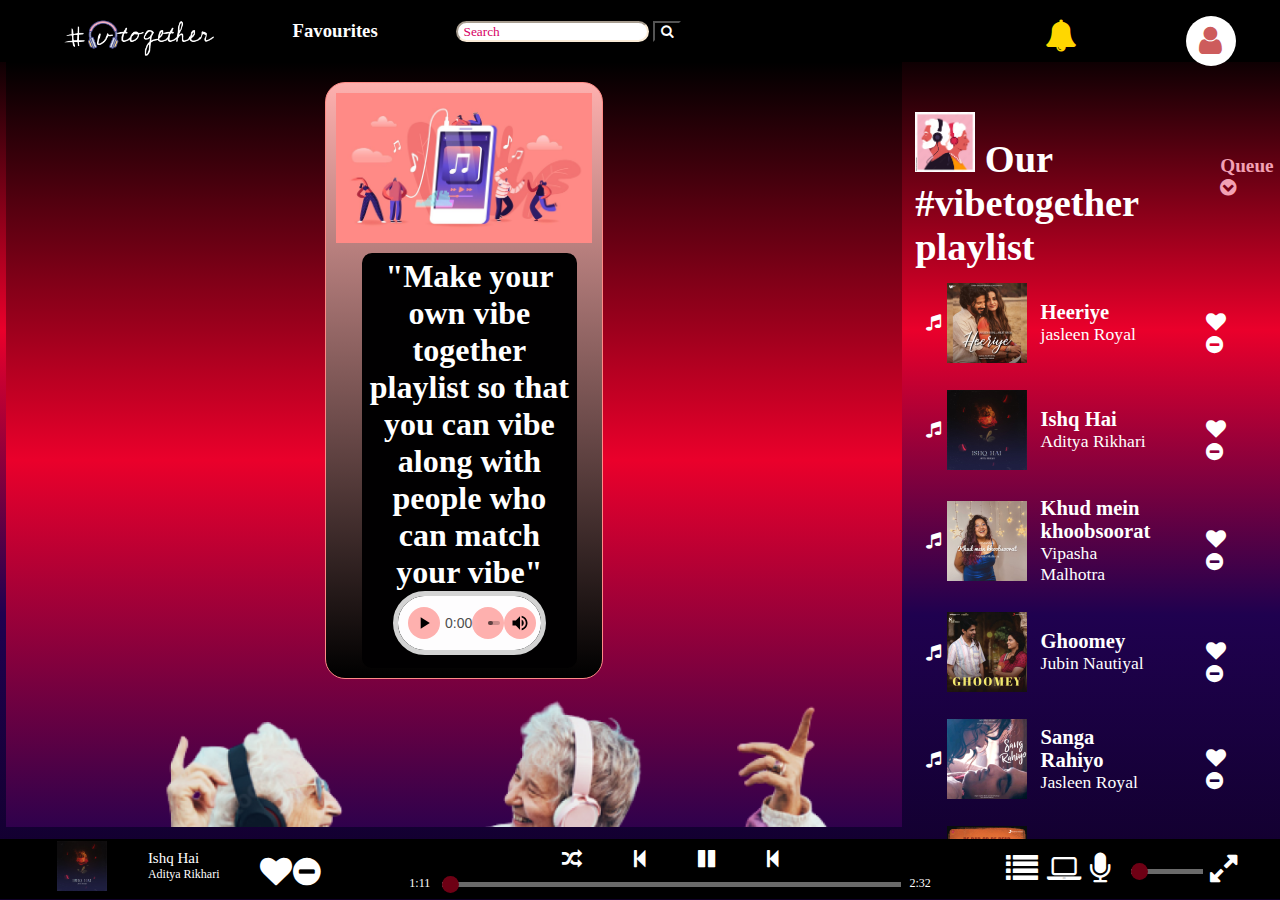
<file: index.html>
<!DOCTYPE html>
<html lang="en">
<head>
    <meta charset="UTF-8">
    <meta name="viewport" content="width=device-width, initial-scale=1.0">
    <title>Vibetogether</title>
    <link rel="stylesheet" text="text/css" href="style.css">
    <link href="https://cdnjs.cloudflare.com/ajax/libs/font-awesome/4.7.0/css/font-awesome.css" rel="stylesheet"/>
    <link rel=" icon" type="images/png" href="Vibetogetherimages/logo.png" size="200">
</head>
<body>
    <!--************************************ NAVIGATION********************************************** -->
	<!-- NAV BAR -->
  <nav class="navigation-bar">
   
    <img src="Vibetogetherimages/vibetogetherlogo.png" style="width: 150px;"/>

    <!-- FAVOURITES -->
      
    <div class="favorite" id="favs">
      <h3 style="font-family: cursive;">Favourites</h3>
    </div>
    </div>

       <!-- SEARCH BAR -->
  <div class="search">
              <form action="#">

                   <input type="text"placeholder=" Search"name="search">
                   <!-- SEARCH ICON AND BUTTON-->
                     <button>
                      <i class="fa fa-search" aria-hidden="true"></i>
                     </button>
                  
              </form>
          </div>

          <!-- NOTIFICATION BELL -->

          <div id="bell-icon">
            <i class="fa fa-bell fa-2x" aria-hidden="true"></i>
        </div>
         
          <!---------------------------LOGIN  OPTIONS ON CLICKING USER PICTURES SIGN-UP AND LOGIN OPTIONS COME UP --------------------------------------------->
         <div class="login">
            <label for="SignUp">
              <i class="fa fa-user fa-2x" aria-hidden="true" style="background-color:#fff; color: indianred; border-radius: 50%; width:50px; height:50px; display: flex; justify-content: center; align-items:center;"  ></i>
            </label>
            <input type="checkbox" id="SignUp">
            <div class="login-dropdown">
              <div class="item">
                <p>
                  <a href="#">Login</a>
                </p>	
              </div>
              <hr>
              <div class="item">
                <p>Sign-Up</p>	
      </div>
      <hr>			
       </div>
  </div>
</nav>

</div>	
           
	
    <!----------------------------------------------------------------- MAIN --------------------------------------------------------------------------------------->
    
    <main>
       
    <!--------- ASIDE SECTION WHICH CONTAINS CAROUSEL , TRENDING NOW SECTIONS, POPULAR ARTISTS, MUSIC THEMES -------------------------------------------------------->
    <aside class="aside section-1">
      <!--------VIBE TOGETHER THEME BANNER--------->
        <div class="banner">
            <div id="vibetogether-themebox">
              <img src="Vibetogetherimages/young-people-listen-music-mobile-phone-application-concept-cartoon-flat-illustration_87771-8081.jpg" width="100%">
             <!----LYRICS OF THE BOX-->
               <div id="lyrics">
                <h4>
                  "Make your own vibe together playlist so that you can vibe along with people who can match your vibe"
                </h4>
                 <!---AUDIO OF THE THEME-->
                 <audio src="audio/better together.mp3" controls type="audio/mp3" ></audio>
              
                <!--lYRICS OF THE BOX END HERE--> 
            </div>
            <!--MUSICAL BOX END HERE--->
              <!---THEME-IMG-->
              </div>
              <div id="theme-img">
                <!--IMAGE DEFINING THE THEME-->
                <img src="Vibetogetherimages/vtthmee.png" width="100%"> 
            </div> 
        </div>
        <!----VIBETOGETHER BANNER END HERE-->

      <!------------------------------------------------------ CAROUSELS------------------------------------------------------------>
      <div class="outer-carousel">
        <div class="carousel">
          <img src="Vibetogetherimages/creative-abstract-illustration-with-double-bass-generative-ai_169016-30118.avif" />
          <img src="Vibetogetherimages/musicart.avif">
          <img src="Vibetogetherimages/music.avif" >
        </div>
      </div>
      <!--------------------------------------- TRENDING-NOW --------------------------------->
        <div class="Trending-now">
          <h1 style="margin-bottom: 10px; color: floralwhite; font-family:cursive;">Trending Now</h1>
          <div class="Trending-content">
            <div class="card">
              <div>
    
              <!------------------ SONG PICTURE AND PLAY BUTTON ------------------->
    
                <img src="Vibetogetherimages/ghoomey.jpeg">
                <div class="play-button">
                    <i class="fa fa-play" aria-hidden="true" style="width:50%; height:50%; display:inline-block"></i> 
                </div>
              </div>
              <div class="AboutSong">
                <h4>Ghoomey</h4>
                <p>jubin Nautiyal</p>
              </div>
              <!------------------------ TRENDING NOW DROPDOWN -------------------->
              <div class="more-options">
                <label for="Trending-now-checkbox">
                    <i class="fa fa-ellipsis-h" aria-hidden="true"></i>
                </label>
                <input type="checkbox" id="Trending-now-checkbox">
                <div class="Trending-now-dropdown">
                  <div class="item">
                    <p>
                        <i class="fa fa-play-circle" aria-hidden="true"></i><a href="#">Play Now</a>
                    </p>	
                  </div>
                  <hr>
                  <div class="item">
                    <p>
                        <i class="fa fa-plus-circle" aria-hidden="true"></i>Add to Playlist
                    </p>	
                  </div>
                  <hr>
                  <div class="item">
                    <p>
                        <i class="fa fa-list" aria-hidden="true"></i>Add to Queue
                    </p>	
                  </div>
                  <hr>
                  <div class="item">
                    <p>
                        <i class="fa fa-info-circle" aria-hidden="true"></i>Get Info
                       </p>	
                     </div>
                </div>
                <p> 3:53</p>
              </div>
            </div>
            <div class="card">
              <div>
                <!------------------ SONG PICTURE AND PLAY BUTTON ------------------->
                <img src="Vibetogetherimages/ishqhai.jpeg">
              <div class="play-button">
                <i class="fa fa-play" aria-hidden="true" style="width:50%; height:50%; display:inline-block"></i> 
                                </div>
                           </div>
                           <div class="AboutSong">
                             <h4>Ishq Hai</h4>
                        <p>Aditya Rikhari</p>
             </div>
                      <!------------------------ TRENDING NOW DROPDOWN -------------------->
    
            <div class="more-options">
              <label for="Trending-now-checkbox2">
                <i class="fa fa-ellipsis-h" aria-hidden="true"></i>		
              </label>
              <input type="checkbox" id="Trending-now-checkbox2">
                <div class="Trending-now-dropdown">
                  <div class="item">
                    <p>
                        <i class="fa fa-play-circle" aria-hidden="true"></i><a href="#">Play Now</a>
                      </p>
                  </div>
                <hr>
                <div class="item">
                  <p>
                    <i class="fa fa-plus-circle" aria-hidden="true"></i>Add to Playlist</p>	
                </div>
                <hr>
                <div class="item">
                  <p>
                    <i class="fa fa-list" aria-hidden="true"></i>Add to Queue
                  </p>	
                </div>
                <hr>
                <div class="item">
                  <p>
                    <i class="fa fa-info-circle" aria-hidden="true"></i>Get Info
                  </p>	
                </div>
              </div>
              <p> 3:25</p>
            </div>
          </div>
          <div class="card">
            <div>
              <!------------------ SONG PICTURE AND PLAY BUTTON ------------------->
              <img src="Vibetogetherimages/baarishein.jpeg">
              <div class="play-button">
                <i class="fa fa-play" aria-hidden="true" style="width:50%; height:50%; display:inline-block"></i> 
                                </div>
            </div>
              <div class="AboutSong">
              <h4>Baarishein</h4>
              <p>Anuv jain</p>
              
            </div>
                 <!------------------------ TRENDING NOW DROPDOWN -------------------->
            <div class="more-options">
              <label for="Trending-now-checkbox7">
                <i class="fa fa-ellipsis-h" aria-hidden="true"></i>
                
              </label>
              <input type="checkbox" id="Trending-now-checkbox7">
              <div class="Trending-now-dropdown">
                <div class="item">
                  <p><i class="fa fa-play-circle" aria-hidden="true"></i><a href="#">Play Now</a>
                  </p>				
                </div>
                <hr>
                <div class="item">
                  <p><i class="fa fa-plus-circle" aria-hidden="true"></i><a href="#">Add to Playlist</a>
                  </p>	
                </div>
                <hr>
                <div class="item">
                  <p>
                    <i class="fa fa-list" aria-hidden="true"></i>
                    <a href="#">Add to Queue</a>
                  </p>	
                </div>
                <hr>
                <div class="item">
                  <p>
                    <i class="fa fa-info-circle" aria-hidden="true"></i>
                    <a href="#">Get Info</a>
                  </p>	
                </div>
                
              </div>
              <p> 2:58</p>
              
            </div>
            </div>
            
      
    
    
          <div class="card">
            <div>
              <!------------------ SONG PICTURE AND PLAY BUTTON ------------------->
              <img src="Vibetogetherimages/calmdown.jpeg">
              <div class="play-button">
                <i class="fa fa-play" aria-hidden="true" style="width:50%; height:50%; display:inline-block"></i> 
                              </div>
            </div>
              
            
            <div class="AboutSong">
              <h4>Calm Down</h4>
              <p>Selena Gomez</p>
              
            </div>
                <!------------------------ TRENDING NOW DROPDOWN -------------------->
            <div class="more-options">
              <label for="Trending-now-checkbox3">
                <i class="fa fa-ellipsis-h" aria-hidden="true"></i>
              </label>
              <input type="checkbox" id="Trending-now-checkbox3">
              <div class="Trending-now-dropdown">
                <div class="item">
                  <p><i class="fa fa-play" aria-hidden="true"></i><a href="#">Play Now</a>
                  </p>				
                </div>
                <hr>
                <div class="item">
                  <p>  <i class="fa fa-plus-circle" aria-hidden="true"></i><a href="#">Add to Playlist</a>
                  </p>	
                </div>
                <hr>
                <div class="item">
                  <p>
                    <i class="fa fa-list" aria-hidden="true"></i>
                    <a href="#">Add to Queue</a>
                  </p>	
                </div>
                <hr>
                <div class="item">
                  <p>
                    <i class="fa fa-info-circle" aria-hidden="true"></i>
                    <a href="#">Get Info</a>
                  </p>	
                </div>
                
              </div>
              <p> 3:55</p>
              
            </div>
          </div>
        
    
    
    
          <div class="card">
            <div>
              <!------------------ SONG PICTURE AND PLAY BUTTON ------------------->
              <img src="Vibetogetherimages/whatjhumka.jpeg">
              <div class="play-button">
                <i class="fa fa-play" aria-hidden="true" style="width:50%; height:50%; display:inline-block"></i>  
                              </div>
            </div>
              
            
            <div class="AboutSong">
              <h4>What Jhumka?</h4>
              <p>Arijit Singh</p>
              
            </div>
             <!------------------------ TRENDING NOW DROPDOWN -------------------->
            <div class="more-options">
              <label for="Trending-now-checkbox4">
                <i class="fa fa-ellipsis-h" aria-hidden="true"></i>
                
              </label>
              <input type="checkbox" id="Trending-now-checkbox4">
              <div class="Trending-now-dropdown">
                <div class="item">
                  <p><i class="fa fa-play-circle" aria-hidden="true"></i><a href="#">Play Now</a>
                  </p>				
                </div>
                <hr>
                <div class="item">
                  <p> <i class="fa fa-plus-circle" aria-hidden="true"></i>Add to Playlist</a>
                  </p>	
                </div>
                <hr>
                <div class="item">
                  <p>
                    <i class="fa fa-list" aria-hidden="true"></i>
                    <a href="#">Add to Queue</a>
                  </p>	
                </div>
                <hr>
                <div class="item">
                  <p>
                    <i class="fa fa-info-circle" aria-hidden="true"></i>
                    <a href="#">Get Info</a>
                  </p>	
                </div>
                
              </div>
              <p> 3.05</p>
            </div>
          </div>
          
    
    
    
          <div class="card">
            <div>
              <!------------------ SONG PICTURE AND PLAY BUTTON ------------------->
              <img src="Vibetogetherimages/happierthanever.jpeg">
              <div class="play-button">
                <i class="fa fa-play" aria-hidden="true" style="width:50%; height:50%; display:inline-block"></i> 
                                </div>
            </div>
            <div class="AboutSong">
              <h4>Happier than ever</h4>
              <p>Billie Ellish</p>	
            </div>
             <!------------------------ TRENDING NOW DROPDOWN -------------------->
            <div class="more-options">
              <label for="Trending-now-checkbox5">
                <i class="fa fa-ellipsis-h" aria-hidden="true"></i>
              </label>
              <input type="checkbox" id="Trending-now-checkbox5">
              <div class="Trending-now-dropdown">
                <div class="dropdown-content">
                  <div class="item">
                    <p>
                        <i class="fa fa-play" aria-hidden="true" style="width:50%; height:50%; display:inline-block"></i> 
                      </p>				
                     </div>
                <hr>
                <div class="item">
                  <p>
                    <i class="fa fa-plus-circle" aria-hidden="true"></i><a href="#">Add to Playlist</a>
                  </p>	
                </div>
                <hr>
                <div class="item">
                  <p>
                    <i class="fa fa-list" aria-hidden="true"></i>
                    <a href="#">Add to Queue</a>
                  </p>	
                </div>
                <hr>
                <div class="item">
                  <p>
                    <i class="fa fa-info-circle" aria-hidden="true"></i>
                    <a href="#">Get Info</a>
                  </p>	
                </div>
              </div>
            </div>
            <p> 3.09</p>
          </div>
          
          </div>
          <div class="card">
            <div>
              <!------------------ SONG PICTURE AND PLAY BUTTON ------------------->
              <img src="Vibetogetherimages/janiye.jpeg">
              <div class="play-button">
                <i class="fa fa-play" aria-hidden="true" style="width:50%; height:50%; display:inline-block"></i> 
              </div>
            </div>
              <div class="AboutSong">
                <h4>Janiye</h4>
                <p>Vishal Mishra</p>
              </div>
               <!------------------------ TRENDING NOW DROPDOWN -------------------->
              <div class="more-options">
                <label for="Trending-now-checkbox6">
                    <i class="fa fa-ellipsis-h" aria-hidden="true"></i>
                </label>
                <input type="checkbox" id="Trending-now-checkbox6">
                <div class="Trending-now-dropdown">
                  <div class="item">
                    <p> 
                        <i class="fa fa-play-circle" aria-hidden="true"></i><a href="#">Play Now</a>
                       </p>
                  </div>
                <hr>
                <div class="item">
                  <p>
                    <i class="fa fa-plus-circle" aria-hidden="true"></i>Add to Playlist</a>
                  </p>	
                </div>
                <hr>
                <div class="item">
                  <p>
                    <i class="fa fa-list" aria-hidden="true"></i>
                    <a href="#">Add to Queue</a>
                  </p>	
                </div>
                <hr>
                <div class="item">
                  <p>
                    <i class="fa fa-info-circle" aria-hidden="true"></i>
                    <a href="#">Get Info</a>
                  </p>	
                </div>
              </div>
              <p> 3.14</p>
              </div>
            </div>
          </div>
        </div>
    
    <!----------------------------------------------------------------POPULAR ARTISTS ------------------------------------------------------------------------------->
    
        <div class="Popular-Artists">
          <h1 style="margin-bottom: 50px; color: floralwhite; font-family:cursive; font-size:1.6rem;">Your Top #vibetogether Artists</h1>
          <div class="Popular-Artists-Content">
      <!------------------------ ARTIST PICTURE, PLAY BUTTON AND NAME -------------------------------------->
      <a href="vibetogether.html">
          <div>
            <img src="Vibetogetherimages/king.jpeg">
                <div>
                    <i class="fa fa-play fa-2x" aria-hidden="true"></i>
                </div>
                <p>King</p>
           </div>
        </a>
      <!------------------------ ARTIST PICTURE, PLAY BUTTON AND NAME -------------------------------------->
      <a href="vibetogether.html">
            <div>
              <img src="Vibetogetherimages/jasleenroyal.jpeg">
            <div>
                <i class="fa fa-play fa-2x" aria-hidden="true"></i>
            </div>
            <p>Jasleen Royal</p>
          </div>
      </a>
      <!------------------------ ARTIST PICTURE, PLAY BUTTON AND NAME -------------------------------------->
      <a href="vibetogether.html">
          <div>
            <img src="Vibetogetherimages/shawnmendes.jpeg">
          <div>
            <i class="fa fa-play fa-2x" aria-hidden="true"></i>
          </div>
          <p>Shawn Mendes</p>
        </div>
      </a>
      <!------------------------ ARTIST PICTURE, PLAY BUTTON AND NAME -------------------------------------->
      <a href="vibetogether.html">
        <div>
          <img src="Vibetogetherimages/mitraz.jpeg">
        <div>
            <i class="fa fa-play fa-2x" aria-hidden="true"></i>
        </div>
        <p>Mitraz</p>
        </div>
      </a>
      <!------------------------ ARTIST PICTURE, PLAY BUTTON AND NAME -------------------------------------->
      <a href="vibetogether.html">
        <div>
          <img src="Vibetogetherimages/jasminsandlas.jpeg">
        
        <div>
            <i class="fa fa-play fa-2x" aria-hidden="true"></i>
        </div>
        <p>Jasmin Sandlas</p>
        </div>
      </a>
      <!------------------------ ARTIST PICTURE, PLAY BUTTON AND NAME -------------------------------------->
      <a href="vibetogether.html">
        <div>
          <img src="Vibetogetherimages/harrystyles.jpeg">
        
        <div>
         <i class="fa fa-play fa-2x" aria-hidden="true"></i>
        </div>
        <p>Harry Styles</p>
        </div>
      </a>
      <!------------------------ ARTIST PICTURE, PLAY BUTTON AND NAME -------------------------------------->
      <a href="vibetogether.html">
        <div>
          <img src="Vibetogetherimages/anuvjain.jpeg">
        
        <div>
         <i class="fa fa-play fa-2x" aria-hidden="true"></i>
        </div>
        <p>Anuv jain</p>
        </div>
      </a>
      <!------------------------ ARTIST PICTURE, PLAY BUTTON AND NAME -------------------------------------->
      <a href="vibetogether.html">
        <div>
          <img src="Vibetogetherimages/shirleysetia.jpeg">
        
        <div>
         <i class="fa fa-play fa-2x" aria-hidden="true"></i>
        </div>
        <p>Shirley Setia</p>
        </div>
      </a>
      <!------------------------ ARTIST PICTURE, PLAY BUTTON AND NAME -------------------------------------->
      <a href="vibetogether.html">
        <div>
          <img src="Vibetogetherimages/adityarikhari.jpeg">
        
        <div>
        <i class="fa fa-play fa-2x" aria-hidden="true"></i>
        </div>
        <p>Aditya Rikhari</p>
        </div>
      </a>
      <!------------------------ ARTIST PICTURE, PLAY BUTTON AND NAME -------------------------------------->
      <a href="vibetogether.html">
        <div>
          <img src="Vibetogetherimages/taylorswift.jpeg">
        
        <div>
         <i class="fa fa-play fa-2x" aria-hidden="true"></i>
        </div>
        <p>Taylor Swift</p>
        </div>
      </a>
      <!------------------------ ARTIST PICTURE, PLAY BUTTON AND NAME -------------------------------------->
      <a href="vibetogether.html">
        <div>
          <img src="Vibetogetherimages/Harrdysandhu.jpeg">
        
        <div>
        <i class="fa fa-play fa-2x" aria-hidden="true"></i>
        </div>
        <p>Harrdy Sandhu</p>
        </div>
      </a>
      <!------------------------ ARTIST PICTURE, PLAY BUTTON AND NAME -------------------------------------->
      <a href="vibetogether.html">
        <div>
          <img src="Vibetogetherimages/billie Ellish.jpeg">
        
        <div>
        <i class="fa fa-play fa-2x" aria-hidden="true"></i>
        </div>
        <p>Billie Eilish</p>
        </div>
      </a>
    </div>
    
    </div>
    
    <!------------------------------------------------------------- THEMES------------------------------------------------------------------------------->
    <div class="music-themes">
    
    <!------------------------------------------------------------- MUSIC STATIONS------------------------------------------------------------------------------>
    <div class="music-stations">
    
    <div id="div1">
      <div id="div2">
        <div id="div3">
          
            <img src="Vibetogetherimages/vibetogetherlogo@2x.png" width="100%">
            <p style="color:white">Stations</p>
        </div>
      </div>
    </div>
    </div>
    <!--------------------------------------------------------------------- THEME CONTENT ----------------------------------------------------------------------------------->
           
    
      <div class="theme-main">
        <!---------------------------- THEME TYPE -1 ----------------------->
        <div class="theme-content">
          <img src="Vibetogetherimages/chill.jpeg">
          <p>Chill Mix</p>
          
        </div>
    
        <!---------------------------- THEME TYPE -1 ----------------------->
        <div class="theme-content">
          <img src="Vibetogetherimages/love.jpeg">
          <p>Romantic</p>
          
        </div>
    
        <!---------------------------- THEME TYPE -1 ----------------------->
        <div class="theme-content">
          <img src="Vibetogetherimages/instrumental.jpeg">
          <p>Instrumental</p>
          
        </div>
        <!---------------------------- THEME TYPE -1 ----------------------->
        <div class="theme-content">
          <img src="Vibetogetherimages/Workout.jpeg">
          <p>Workout</p>
          
        </div>
        <!---------------------------- THEME TYPE -1 ----------------------->
        <div class="theme-content">
          <img src="Vibetogetherimages/hiphop.jpeg">
          <p>Hip-Hop</p>
          
        </div>
        <!---------------------------- THEME TYPE -1 ----------------------->
        <div class="theme-content">
          <img src="Vibetogetherimages/pop.jpeg">
          <p>Pop</p>
          
        </div>
        <!---------------------------- THEME TYPE -1 ----------------------->
        <div class="theme-content">
          <img src="Vibetogetherimages/acoustic.jpeg">
          <p>Acoustic</p>
          
        </div>
    
        
      </div>
      
    </div>
    
    <!--------------------------------------------------------------------- THEME CONTENT ----------------------------------------------------------------------------------->
    <div class="theme-2">
    <!-- TYPE TWO THEMES CONTAIN OUTER AND INNER DIVS FOR A DIFFERENT HOVER EFFECTS -->
    <!--------------------- THEME TYPE -2------------------->
    <div class="outer">
      <div class="inner">
      <span style="color:whitesmoke; font-family:cursive; ">Lofi Mixtape
    </span>	
      </div>
    
    </div>
    <!--------------------- THEME TYPE -2------------------->	
    <div class="outer">
      <div class="inner">
      <span style="color:whitesmoke; font-family:cursive;">Party Mixes</span>	
      </div>
    
    </div>	
    <!--------------------- THEME TYPE -2------------------->
    <div class="outer">
      <div class="inner">
      <span style="color:whitesmoke; font-family:cursive;">RoadTrip Vibes mix</span>		
      </div>
    
    </div>	
    </div>
    <!--------------------------------------------------------------- Podcast And More of what you like SECTIONS ---------------------------------------------------------------------->
    <!-- #VIBETOGETHER PODCAST SECTION --------------------------------------------->
     <div class="vibetogether-podcast">
     <h1 class="heading" style="font-size:2rem;">
      Top #vibetogether Podcasts
    </h1>
    <div class="content">
      <!-- PODCAST WITH POSTER, PODCAST OWNER AND NAME -->
      <div>
        <img src="Vibetogetherimages/anythinggoes.jpeg">
        <p>Anything Goes</p>
        <p style="font-size: 1.1rem;">Emma Chamberlain</p>
      </div>
      <!-- PODCAST WITH POSTER, PODCAST OWNER AND NAME -->
      <div>
        <img src="Vibetogetherimages/Ranveer Show.jpeg">
        <p>Ranveer Show</p>
        <p style="font-size: 1.1rem;">Beer Biceps</p>
      </div>
    <!-- PODCAST WITH POSTER, PODCAST OWNER AND NAME -->
      <div>
        <img src="Vibetogetherimages/dearteenageme.jpeg">
        <p>Dear Teenage Me</p>
        <p style="font-size: 1.1rem;">Ahsaas Channa</p>
      </div>
      <!-- PODCAST WITH POSTER, PODCAST OWNER AND NAME -->
      <div>
        <img src="Vibetogetherimages/teenagetherapy.jpeg">
        <p>Teenager Therapy</p>
        <p style="font-size: 1.1rem;">Flighthouse</p>
      </div>
       <!-- PODCAST WITH POSTER, PODCAST OWNER AND NAME -->
      <div>
        <img src="Vibetogetherimages/thehappinesslab.jpeg">
        <p>The Happiness Lab</p>
        <p style="font-size: 1.1rem;">Pushkin industries</p>
      </div>
     <!-- PODCAST WITH POSTER, PODCAST OWNER AND NAME -->
      <div>
        <img src="Vibetogetherimages/whatsupsister.jpeg">
        <p>What's up Sister</p>
        <p style="font-size: 1.1rem;">Kritika and Deeksha</p>
      </div>
    
      
    </div>
    
    </div>
    
    <!-- MORE OF WHAT YOU LIKE --------------------------------------------->
    
    <div class="moreofwhatyoulike">
    <h1 class="heading" style="font-size:2rem ;" >More of what you like</h1>
    <div class="content">
      <!-- CHILL STATION -->
      <div>
        <img src="Vibetogetherimages/chillstation.jpeg">
        <p>Chill Station</p>
       
      </div>
      <!-- INDIE-INDIA -->
      <div>
        <img src="Vibetogetherimages/indieindia.jpeg">
        <p>Indie India</p>
        
      </div>
      <!-- MUSIC SHUFFLE -->
      <div>
        <img src="Vibetogetherimages/Musicshuttle.jpeg">
        <p>Music Shuffle</p>
       
      </div>
      <!-- INDIE SHOWER TUNES -->
      <div>
        <img src="Vibetogetherimages/indieshowerTunes.jpeg">
        <p>Indie Shower Tunes</p>
      
      </div>
      <!--HAPPY VIBES -->
      <div>
        <img src="Vibetogetherimages/happyvibes.jpeg">
        <p>Happy Vibes</p>
       
      </div>
      <!-- PUNJABI 101-->
      <div>
        <img src="Vibetogetherimages/punjabi101.jpeg">
        <p>Punjabi101</p>  
      </div>
    </div>
    </div>  
    </aside>
    
    
    <!--================================================================ASIDE SECTION 2=================================================================================================== -->
    
    
    
    
    <aside class="aside section-2">
    <div class="heading">
      <!-------------------------------------------- CONTAINS RECENTLY PLAYED AND QUEUE OPTIONS ------------------------------------------------------------------->
     
      <h1> 
        <!---vibetogethertheme image-->
        <img src="Vibetogetherimages/vt.jpg" width="60vw">
        Our #vibetogether playlist
    </h1>
      <h4><a href="#Queue-dropdown">Queue<i class="fa fa-chevron-circle-down" aria-hidden="true"></i></a></h4>
    </div>
    <!------------ QUEUE DROPDOWN COMES ON CLICKING THE QUEUE OPTION -------------------------->
    <div class="Queue-options" id="Queue-dropdown">
      <!-- clicking takes to playlist page -->
      <p><a href="vibetogether.html" style="color:antiquewhite; font-family: cursive; font-weight: bolder;">Your Playlist</a></p>
      <hr>
      <p><a href="vibetogether.html" style="color:antiquewhite; font-family: cursive; font-weight: bolder;">Today's hits</a></p>
      <hr>
      <p><a href="#" style="color:red; font-family: sans-serif; font-weight: bolder;">Close</a></p>
      
    </div>
    
    <!--------------------------- #OUR VIBETOGRTHER PLAYLIST ----------------------------->
    
    <div class="Vibetogetherplaylist-content">
    
       <!-- SONG IMAGE NAME AND ARTISTS--------------------->
    
      <div class="playlist-item">
        <div class="song-details">
              <div style="margin-right: 3px;">
                <i class="fa fa-music" aria-hidden="true"></i>
              
                       </div>
    
                         <div class="song-content">
                         <img src="Vibetogetherimages/heeriye.jpeg">
                         <div class="play-button">
                            <i class="fa fa-play" aria-hidden="true" tyle="width:50%; height:50%; display:inline-block"></i>
                              </div>
    
                         
                       </div>
                       <!-- ABOUT SONG-->
                       <div>
                         <div>
                              <h3>Heeriye</h3>
                         </div>
                         <p>
                           jasleen Royal
                         </p>
                       </div>
            </div>
    
            <!-- LIKE AND REMOVE BUTTON WHICH ON HOVER IN CSS CHANGE TO RED AND GREY COLOR RESPECTIVELY -->
    
            <div class="action">
              <div>
                <i class="fa fa-heart" aria-hidden="true"></i>
              </div>
              <div>
                <i class="fa fa-minus-circle" aria-hidden="true"></i>
              </div>
              
            </div>
      
         </div>
            
            <!-- SONG IMAGE NAME AND ARTIST --------------------->
    
         <div class="playlist-item">
        <div class="song-details">
              <div style="margin-right: 3px;">
                <i class="fa fa-music" aria-hidden="true"></i>
                <i style="color: whitesmoke;"class="fa-solid fa-music-note"></i>
                       </div>
                       <div class="song-content">
                         <img src="Vibetogetherimages/ishqhai.jpeg">
                         <div class="play-button">
                            <i class="fa fa-play" aria-hidden="true" tyle="width:50%; height:50%; display:inline-block"></i>
                              </div>
    
                         
                       </div>
                       <!-- ABOUT-SONG -->
                       <div>
                         <div>
                              <h3>Ishq Hai</h3>
                         </div>
                         <p>
                           Aditya Rikhari
                         </p>
                       </div>
        
            </div>
    
            <!-- LIKE AND REMOVE BUTTON WHICH ON HOVER IN CSS CHANGE TO RED AND GREY COLOR RESPECTIVELY -->
            <div class="action">
              <div>
                <i class="fa fa-heart" aria-hidden="true"></i>
              </div>
              <div>
                <i class="fa fa-minus-circle" aria-hidden="true"></i>
              </div>
            </div>
         </div>
    
              <div class="playlist-item">
        <div class="song-details">
              <div style="margin-right: 3px;">
                <i class="fa fa-music" aria-hidden="true"></i>
                <i style="color: whitesmoke;"class="fa-solid fa-music-note"></i>
                       </div>
                       <div class="song-content">
                         <img src="Vibetogetherimages/khudmeinkhoobsoorat.jpeg">
                         <div class="play-button">
                            <i class="fa fa-play" aria-hidden="true" tyle="width:50%; height:50%; display:inline-block"></i>
                              </div>
    
                         
                       </div>
                       <!-- about song -->
                       <div>
                         <div>
                             <h3> Khud mein khoobsoorat</h3>
                         </div>
                         <p>
                           Vipasha  Malhotra
                         </p>
                       </div>
        
            </div>
    
            <!-- LIKE AND REMOVE BUTTON WHICH ON HOVER IN CSS CHANGE TO RED AND GREY COLOR RESPECTIVELY -->
    
    
            <div class="action">
              <div>
                <i class="fa fa-heart" aria-hidden="true"></i>
              </div>
              <div>
                <i class="fa fa-minus-circle" aria-hidden="true"></i>
              </div>
              
            </div>
      
         </div>
         <div class="playlist-item">
        <div class="song-details">
              <div style="margin-right: 3px;">
                <i class="fa fa-music" aria-hidden="true"></i>
                
                       </div>
                       <div class="song-content">
                         <img src="Vibetogetherimages/ghoomey.jpeg">
                         <div class="play-button">
                            <i class="fa fa-play" aria-hidden="true" tyle="width:50%; height:50%; display:inline-block"></i>
                              </div>
    
                         
                       </div>
                       <!-- ABOUT-SONG -->
                       <div>
                         <div>
                              <h3>Ghoomey</h3>
                         </div>
                         <p>
                           Jubin Nautiyal
                         </p>
                       </div>
        
            </div>
    
            <!-- LIKE AND REMOVE BUTTON WHICH ON HOVER IN CSS CHANGE TO RED AND GREY COLOR RESPECTIVELY -->
    
    
            <div class="action">
              <div>
                <i class="fa fa-heart" aria-hidden="true"></i>
              </div>
              <div>
                <i class="fa fa-minus-circle" aria-hidden="true"></i>
              </div>
              
            </div>
      
         </div>
    
    
         <div class="playlist-item">
        <div class="song-details">
              <div style="margin-right: 3px;">
                <i class="fa fa-music" aria-hidden="true"></i>
                <i style="color: whitesmoke;"class="fa-solid fa-music-note"></i>
                       </div>
                       <div class="song-content">
                         <img src="Vibetogetherimages/sangrahiyo.jpeg">
                         <div class="play-button">
                            <i class="fa fa-play" aria-hidden="true" tyle="width:50%; height:50%; display:inline-block"></i>
                              </div>
    
                         
                       </div>
                       <!-- ABOUT-SONG -->
                       <div>
                         <div>
                              <h3>Sanga Rahiyo</h3>
                         </div>
                         <p>
                           Jasleen Royal
                         </p>
                       </div>
        
            </div>
    
            <!-- LIKE AND REMOVE BUTTON WHICH ON HOVER IN CSS CHANGE TO RED AND GREY COLOR RESPECTIVELY -->
    
    
            <div class="action">
              <div>
                <i class="fa fa-heart" aria-hidden="true"></i>
              </div>
              <div>
                <i class="fa fa-minus-circle" aria-hidden="true"></i>
              </div>
              
            </div>
      
         </div>
    
              <div class="playlist-item">
        <div class="song-details">
              <div style="margin-right: 3px;">
                <i class="fa fa-music" aria-hidden="true"></i>
                <i style="color: whitesmoke;"class="fa-solid fa-music-note"></i>
                       </div>
                       <div class="song-content">
                         <img src="Vibetogetherimages/saibo.jpeg">
                         <div class="play-button">
                            <i class="fa fa-play" aria-hidden="true" tyle="width:50%; height:50%; display:inline-block"></i>
                              </div>
    
                         
                       </div>
                       <!-- ABOUT-SONG -->
                       <div>
                         <div>
                             <h3>Saibo</h3>
                         </div>
                         <p>
                           Sachin Jigar
                         </p>
                       </div>
        
            </div>
    
            <!-- LIKE AND REMOVE BUTTON WHICH ON HOVER IN CSS CHANGE TO RED AND GREY COLOR RESPECTIVELY -->
    
    
            <div class="action">
              <div>
                <i class="fa fa-heart" aria-hidden="true"></i>
              </div>
              <div>
                <i class="fa fa-minus-circle" aria-hidden="true"></i>
              </div>
              
            </div>
      
         </div>
         <div class="playlist-item">
        <div class="song-details">
              <div style="margin-right: 3px;">
                <i class="fa fa-music" aria-hidden="true"></i>
                       </div>
                       <div class="song-content">
                         <img src="Vibetogetherimages/zehnaseeb.jpeg">
                         <div class="play-button">
                            <i class="fa fa-play" aria-hidden="true" tyle="width:50%; height:50%; display:inline-block"></i>
                              </div>
    
                         
                       </div>
                       <!-- about song -->
                       <div>
                         <div>
                              <h3>Zehnaseeb</h3>
                         </div>
                         <p>
                           Vishal Shekhar
                         </p>
                       </div>
        
            </div>
    
            <!-- LIKE AND REMOVE BUTTON WHICH ON HOVER IN CSS CHANGE TO RED AND GREY COLOR RESPECTIVELY -->
    
    
            <div class="action">
              <div>
                <i class="fa fa-heart" aria-hidden="true"></i>
              </div>
              <div>
                <i class="fa fa-minus-circle" aria-hidden="true"></i>
              </div>
              
            </div>
      
         </div>
    
    
         <div class="playlist-item">
        <div class="song-details">
              <div style="margin-right: 3px;">
                <i class="fa fa-music" aria-hidden="true"></i>
                <i style="color: whitesmoke;"class="fa-solid fa-music-note"></i>
                       </div>
                       <div class="song-content">
                         <img src="Vibetogetherimages/million ways.jpeg">
                         <div class="play-button">
                            <i class="fa fa-play" aria-hidden="true" tyle="width:50%; height:50%; display:inline-block"></i>
                              </div>
    
                         
                       </div>
                       <!-- about song -->
                       <div>
                         <div>
                              <h3>  Million Ways</h3>
                         </div>
                         <p>
                           HRVY
                         </p>
                       </div>
        
            </div>
    
            <!-- LIKE AND REMOVE BUTTON WHICH ON HOVER IN CSS CHANGE TO RED AND GREY COLOR RESPECTIVELY -->
    
    
            <div class="action">
              <div>
                <i class="fa fa-heart" aria-hidden="true"></i>
              </div>
              <div>
                <i class="fa fa-minus-circle" aria-hidden="true"></i>
              </div>
              
            </div>
      
         </div>
    
              <div class="playlist-item">
        <div class="song-details">
              <div style="margin-right: 3px;">
                <i class="fa fa-music" aria-hidden="true"></i>
                <i style="color: whitesmoke;"class="fa-solid fa-music-note"></i>
                       </div>
                       <div class="song-content">
                         <img src="Vibetogetherimages/itain,tme.jpeg">
                         <div class="play-button">
                            <i class="fa fa-play" aria-hidden="true" tyle="width:50%; height:50%; display:inline-block"></i>
                              </div>
    
                         
                       </div>
                       <!-- about song -->
                       <div>
                         <div>
                             <h3>Its Ain't Me</h3>
                         </div>
                         <p>
                           Selena Gomez
                         </p>
                       </div>
        
            </div>
    
            <!-- LIKE AND REMOVE BUTTON WHICH ON HOVER IN CSS CHANGE TO RED AND GREY COLOR RESPECTIVELY -->
    
    
            <div class="action">
              <div>
                <i class="fa fa-heart" aria-hidden="true"></i>
              </div>
              <div>
                <i class="fa fa-minus-circle" aria-hidden="true"></i>
              </div>
              
            </div>
      
         </div>
         <div class="playlist-item">
        <div class="song-details">
              <div style="margin-right: 3px;">
                <i class="fa fa-music" aria-hidden="true"></i>
                       </div>
                       <div class="song-content">
                         <img src="Vibetogetherimages/talktoya.jpeg">
                         <div class="play-button">
                            <i class="fa fa-play" aria-hidden="true" tyle="width:50%; height:50%; display:inline-block"></i>
                              </div>
    
                         
                       </div>
                       <!-- about song -->
                       <div>
                         <div>
                              <h3>Talk To Yaaa</h3>
                         </div>
                         <p>
                           HRVY
                         </p>
                       </div>
        
            </div>
    
            <!-- LIKE AND REMOVE BUTTON WHICH ON HOVER IN CSS CHANGE TO RED AND GREY COLOR RESPECTIVELY -->
    
    
            <div class="action">
              <div>
                <i class="fa fa-heart" aria-hidden="true"></i>
              </div>
              <div>
                <i class="fa fa-minus-circle" aria-hidden="true"></i>
              </div>
              
            </div>
      
         </div>
    
    
         <div class="playlist-item">
        <div class="song-details">
              <div style="margin-right: 3px;">
                <i class="fa fa-music" aria-hidden="true"></i>
                <i style="color: whitesmoke;"class="fa-solid fa-music-note"></i>
                       </div>
                       <div class="song-content">
                         <img src="Vibetogetherimages/senorita.jpeg">
                         <div class="play-button">
                            <i class="fa fa-play" aria-hidden="true" tyle="width:50%; height:50%; display:inline-block"></i>
                              </div>
    
                         
                       </div>
                       <!-- ABOUT-SONG -->
                       <div>
                         <div>
                              <h3>Senorita</h3>
                         </div>
                         <p>
                           Shawn Mendes
                         </p>
                       </div>
        
            </div>
    
    
            <!-- LIKE AND REMOVE BUTTON WHICH ON HOVER IN CSS CHANGE TO RED AND GREY COLOR RESPECTIVELY -->
    
    
            <div class="action">
              <div>
                <i class="fa fa-heart" aria-hidden="true"></i>
              </div>
              <div>
                <i class="fa fa-minus-circle" aria-hidden="true"></i>
              </div>
              
            </div>
      
         </div>
    
              <div class="playlist-item">
        <div class="song-details">
              <div style="margin-right: 3px;">
                <i class="fa fa-music" aria-hidden="true"></i>
                <i style="color: whitesmoke;"class="fa-solid fa-music-note"></i>
                       </div>
                       <div class="song-content">
                         <img src="Vibetogetherimages/happierthanever.jpeg">
                         <div class="play-button">
                            <i class="fa fa-play" aria-hidden="true" tyle="width:50%; height:50%; display:inline-block"></i>
                              </div>
    
                         
                       </div>
                       <!-- ABOUT-SONG -->
                       <div>
                         <div>
                             <h3>Happier Than Ever</h3>
                         </div>
                         <p>
                           Billie Eilish
                         </p>
                       </div>
        
            </div>
    
    
            <!-- LIKE AND REMOVE BUTTON WHICH ON HOVER IN CSS CHANGE TO RED AND GREY COLOR RESPECTIVELY -->
    
    
            <div class="action">
              <div>
                <i class="fa fa-heart" aria-hidden="true"></i>
              </div>
              <div>
                <i class="fa fa-minus-circle" aria-hidden="true"></i>
              </div>
              
            </div>
      
         </div>
       </div>
    
    </aside>
         
      </main>
    
      <!-------------------------------------------------FOOTER ---------------------------------------------------------------->
    
      <footer>
        <!-- DETAILS OF CURRENT SONG PLAYING ---------------------------------------------------->
          <div class="Song-playing">
              
              <div id="song-poster">
                  <img src="Vibetogetherimages/ishqhai.jpeg">
              </div>
             
              <div class="Song-description">
                  <div>
                      Ishq Hai
                  </div>
                  <div>
                      Aditya Rikhari
                  </div>
                 
              </div>
    
    
            <!-- LIKE AND REMOVE BUTTON WHICH ON HOVER IN CSS CHANGE TO RED AND GREY COLOR RESPECTIVELY -->
    
              <div class="like-and-remove">
                <span>
                    <i class="fa fa-heart fa-2x" aria-hidden="true"></i>
        </span>
           <span>
            <i class="fa fa-minus-circle fa-2x" aria-hidden="true"></i>
           </span>
                  
              </div>
          </div>
          <!-------------------------- MUSIC PLAYER CONTROLS ------------------------------------->
          <div class="music-player">
              <div class="controls">
                <div><i class="fa fa-random" aria-hidden="true"></i></div>
           <div><i class="fa fa-step-backward" aria-hidden="true"></i></div>
        <div ><i class="fa fa-pause" aria-hidden="true"></i></div>
                 <div><i class="fa fa-step-backward" aria-hidden="true"></i></div>
        
                  
              </div>
    
              <!-- DURATION SLIDER ------------------------->
             
              <div id="slider">
            
                  <div class="time">
                      1:11
                  </div>
                  <div class="slidecontainer">
                      <input type="range" min="0" max="100" value="0" class="slider" id="myRange">
                  </div>
                  <!-- total time -->
                  <div class="time">
                      2:32
                  </div>
              </div>
          </div>
    
          <!-- OTHER SIDE VOLUME CONTROLS ---------------------------->
        
          <div class="more-controls">
              <div>
                <i class="fa fa-list fa-2x" aria-hidden="true"></i>
              </div>
              <div>
                <i class="fa fa-laptop fa-2x" aria-hidden="true"></i>
              </div>
              <div>
                <i class="fa fa-microphone fa-2x" aria-hidden="true"></i>
              </div>
              <div>
          
        </div>
              <div class="slidecontainer" style="width:30%;">
                  <input type="range" min="0" max="100" value="0" class="slider" id="myRange" style="margin-top:0px;">
              </div>
              <div>
                <i class="fa fa-expand fa-2x" aria-hidden="true"></i>
              </div>
          </div>
      </footer>
</body>
</html>
</file>
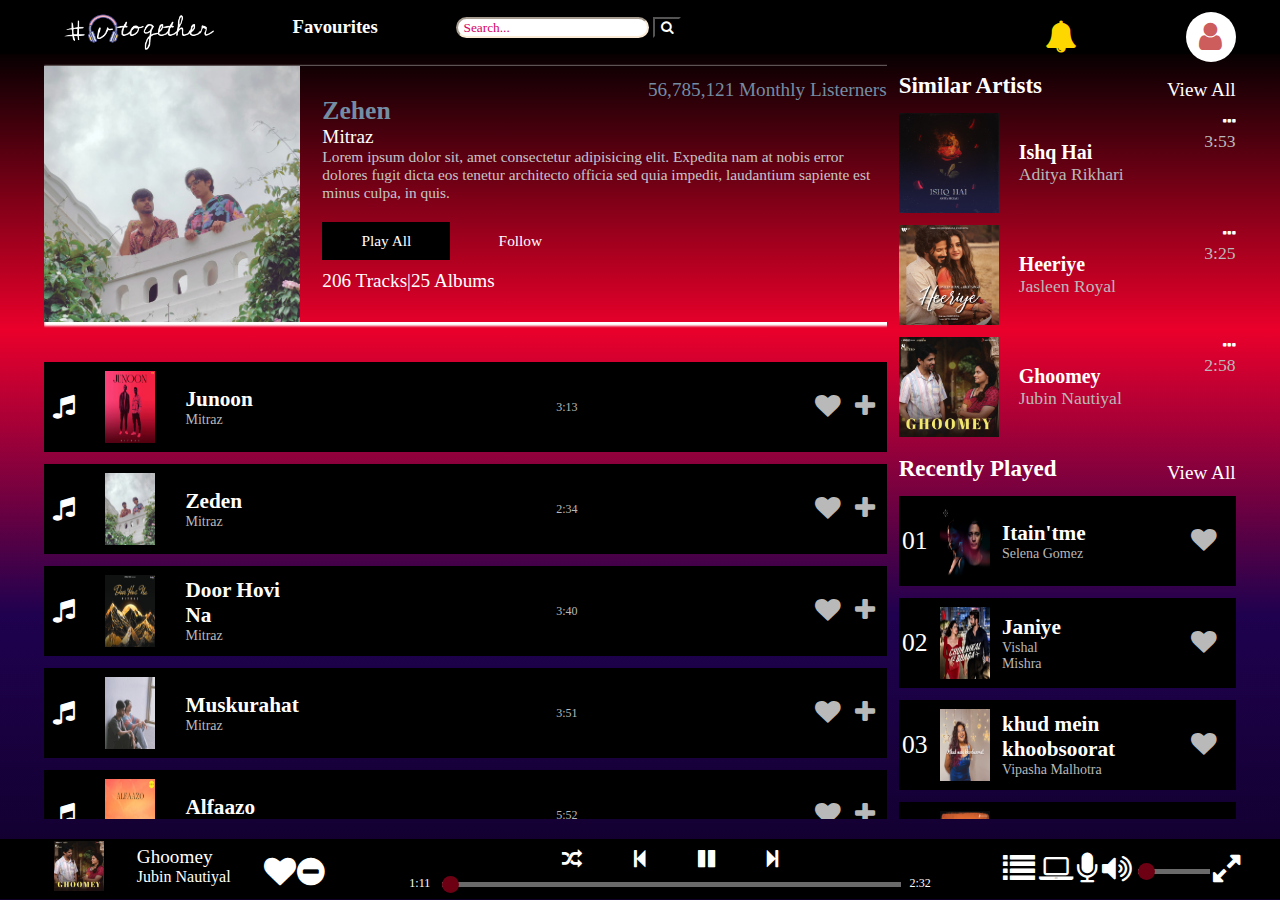
<file: vibetogether.html>
<!DOCTYPE html>
<html lang="en">
<head>
    <meta charset="UTF-8">
    <meta name="viewport" content="width=device-width, initial-scale=1.0">
    <title>Vibetogether</title>
    <link rel="stylesheet" text="text/css" href="vibetogether.css">
    <link href="https://cdnjs.cloudflare.com/ajax/libs/font-awesome/4.7.0/css/font-awesome.css" rel="stylesheet"/>
    <link rel=" icon" type="images/png" href="Vibetogetherimages/logo.png" size="200">
</head>
<body>
     <!-- NAVIGATION SECTION -->
     <nav class="navigation-bar">
       <div>
        
           <!-- clicking on logo brings the playlist back to the main home page -->
        <div id="logo">
          <a href="index.html">
            <img src="Vibetogetherimages/vibetogetherlogo.png"  style="width: 150px; "/>
          </a>
        </div>
        
  
       </div>
      
      <!-- FAVOURITES -->
        
      <div class="favorite" id="favs">
        <h3 style="font-family: cursive;">Favourites</h3>
      </div>
      </div>
  
         <!-- SEARCH BAR -->
    <div class="search">
                <form action="#">
  
                     <input type="text"placeholder=" Search..."name="search">
                     <!-- SEARCH ICON AND BUTTON-->
                       <button>
                        <i class="fa fa-search" aria-hidden="true"></i>
                       </button>
                    
                </form>
            </div>
  
            <!-- NOTIFICATION BELL ICON -->
  
            <div id="bell-icon">
              <i class="fa fa-bell fa-2x" aria-hidden="true"></i>
          </div>
           
            <!---------------------------LOGIN  OPTIONS ON CLICKING USER PICTURES SIGN-UP AND LOGIN OPTIONS COME UP --------------------------------------------->
           <div class="login">
              <label for="SignUp">
                <i class="fa fa-user fa-2x" aria-hidden="true" style="color: indianred; border-radius: 50% ; width:50px ; height: 50px; background-color:#fff ; display: flex; justify-content: center; align-items: center;"></i>
              </label>
              <input type="checkbox" id="SignUp">
              <div class="login-dropdown">
                <div class="item">
                  <p>
                    <a href="#">Login</a>
                  </p>	
                </div>
                <hr>
                <div class="item">
                  <p>Sign-Up</p>	
        </div>
        <hr>			
         </div>
    </div>
  </nav>
  
  </div>	
  
      <!-- MAIN CODE WHICH CONTAINS TWO ASIDE SECTIONS -->
  
      <main>
        <!-- 1st Aside section -->
        <aside class="aside section-1">
         
           <div class="main-song">
            <!-- MAIN PIC  -->
            <div class="main-image">
              <!-- image added via css file -->
            </div>
  
            <!-- SONG CONTENT AND DETAILS -->
  
            <div class="song-details">
              <div class="song-description">
                <div class="Artist-name">
                  <h1>Zehen</h1>
                </div>
                <div class="followers">
                  56,785,121 Monthly Listerners
                </div>
                <p class="artist" style="font-family:cursive;">Mitraz</p>
                <p class="about">
                 Lorem ipsum dolor sit, amet consectetur adipisicing elit. Expedita nam at nobis error dolores fugit dicta eos tenetur architecto officia sed quia impedit, laudantium sapiente est minus culpa, in quis.
                </p>
              </div>
              <!-- play and follow button -->
              <div class="play-follow">
                <div class="buttons">
                  <button>Play All</button>
                  <button>Follow</button>
                </div>
                <p style="font-family: cursive;">206 Tracks|25 Albums</p>
              </div>
            </div>
          </div>
  
          <!-- PLAYLIST PART -->
          <div class="playlist-content">
            <!-- playlist item -->
            <div class="playlist-item">
              <div class="image-and-details">
                <div>
                    <i class="fa fa-music" aria-hidden="true"></i>
                </div>
                <div id="song-image">
                  <img
                    src="Vibetogetherimages/junoon.jpeg">
                  
                  <div class="play-button">
                    <i class="fa fa-play" aria-hidden="true"
                     style="width: 50%; height: 50%; display: inline-block;">
                    </i>
                  </div>
                </div>
                <div>
                  <h5>Junoon</h5>
                  <p>Mitraz</p>
                </div>
              </div>
  
              <div class="duration">
                3:13
              </div>
              <div class="actions">
                <div>
                    <i class="fa fa-heart" aria-hidden="true"></i>
                </div>
                <div>
                    <i class="fa fa-plus" aria-hidden="true"></i>
                </div>
              </div>
            </div>
            <!-- playlist item -->
            <div class="playlist-item">
              <div class="image-and-details">
                <div>
                    <i class="fa fa-music" aria-hidden="true"></i>
                </div>
                <div>
                  <img
                    src="Vibetogetherimages/mitraz.jpeg">
                  
                  <div class="play-button">
                    <i class="fa fa-play" aria-hidden="true"
                    style="width: 50%; height: 50%; display: inline-block;">
                   </i>
                  </div>
                </div>
                <div>
                  <h5>Zeden</h5>
                  <p>Mitraz</p>
                </div>
              </div>
  
              <div class="duration">
                2:34
              </div>
              <div class="actions">
                <div>
                    <i class="fa fa-heart" aria-hidden="true"></i>
                </div>
                <div>
                    <i class="fa fa-plus" aria-hidden="true"></i>
                </div>
              </div>
            </div>
            <!-- playlist item -->
            <div class="playlist-item">
              <div class="image-and-details">
                <div>
                    <i class="fa fa-music" aria-hidden="true"></i>
                </div>
                <div>
                  <img
                    src="Vibetogetherimages/Doorhovina.jpeg"
                  />
                  <div class="play-button">
                    <i class="fa fa-play" aria-hidden="true"
                     style="width: 50%; height: 50%; display: inline-block;">
                    </i>
                  </div>
                </div>
                <div>
                  <h5>Door Hovi Na</h5>
                  <p>Mitraz</p>
                </div>
              </div>
  
              <div class="duration">
                3:40
              </div>
              <div class="actions">
                <div>
                    <i class="fa fa-heart" aria-hidden="true"></i>
                </div>
                <div>
                    <i class="fa fa-plus" aria-hidden="true"></i>
                </div>
              </div>
            </div>
            <!-- PLAYLIST ITEM -->
            <div class="playlist-item">
              <div class="image-and-details">
                <div>
                    <i class="fa fa-music" aria-hidden="true"></i>
                </div>
                <div>
                  <img
                    src="Vibetogetherimages/muskurahat.jpeg"
                  />
                  <div class="play-button">
                    <i class="fa fa-play" aria-hidden="true"
                    style="width: 50%; height: 50%; display: inline-block;">
                   </i>
                  </div>
                </div>
                <div>
                  <h5>Muskurahat</h5>
                  <p>Mitraz</p>
                </div>
              </div>
  
              <div class="duration">
                3:51
              </div>
              <div class="actions">
                <div>
                    <i class="fa fa-heart" aria-hidden="true"></i>
                </div>
                <div>
                    <i class="fa fa-plus" aria-hidden="true"></i>
                </div>
              </div>
            </div>
            <!-- playlist item -->
            <div class="playlist-item">
              <div class="image-and-details">
                <div>
                    <i class="fa fa-music" aria-hidden="true"></i>
                </div>
                <div>
                  <img
                    src="Vibetogetherimages/alfaazo.jpeg"
                  />
                  <div class="play-button">
                    <i class="fa fa-play" aria-hidden="true"
                    style="width: 50%; height: 50%; display: inline-block;">
                   </i>
                  </div>
                </div>
                <div>
                  <h5>Alfaazo</h5>
                  <p>Mitraz</p>
                </div>
              </div>
  
              <div class="duration">
                5:52
              </div>
              <div class="actions">
                <div>
                    <i class="fa fa-heart" aria-hidden="true"></i>
                </div>
                <div>
                    <i class="fa fa-plus" aria-hidden="true"></i>
                </div>
              </div>
            </div>
            <!-- playlist item -->
            <div class="playlist-item">
              <div class="image-and-details">
                <div>
                  <i class="fa fa-music" aria-hidden="true"></i>
                </div>
                <div>
                  <img
                    src="Vibetogetherimages/jannat.jpeg"
                  />
                  <div class="play-button">
                    <i class="fa fa-play" aria-hidden="true"
                     style="width: 50%; height: 50%; display: inline-block;">
                    </i>
                  </div>
                </div>
                <div>
                  <h5>Jannat</h5>
                  <p>Mitraz</p>
                </div>
              </div>
  
              <div class="duration">
                3:41
              </div>
              <div class="actions">
                <div>
                    <i class="fa fa-heart" aria-hidden="true"></i>
                </div>
                <div>
                    <i class="fa fa-plus" aria-hidden="true"></i>
                </div>
              </div>
            </div>
            <!-- playlist item -->
            <div class="playlist-item">
              <div class="image-and-details">
                <div>
                    <i class="fa fa-music" aria-hidden="true"></i>
                </div>
                <div>
                  <img
                    src="Vibetogetherimages/kallave.jpeg"
                  />
                  <div class="play-button">
                    <i class="fa fa-play" aria-hidden="true"
                    style="width: 50%; height: 50%; display: inline-block;">
                   </i>
                  </div>
                </div>
                <div>
                  <h5>kalla Ve</h5>
                  <p>Mitraz</p>
                </div>
              </div>
  
              <div class="duration">
                3:39
              </div>
              <div class="actions">
                <div>
                    <i class="fa fa-heart" aria-hidden="true"></i>
                </div>
                <div>
                    <i class="fa fa-plus" aria-hidden="true"></i>
                </div>
              </div>
            </div>
  
            <!-- playlist item -->
            <div class="playlist-item">
              <div class="image-and-details">
                <div>
                    <i class="fa fa-music" aria-hidden="true"></i>
                </div>
                <div>
                  <img
                    src="Vibetogetherimages/khwahish.jpeg">
                  
                  <div class="play-button">
                    <i class="fa fa-play" aria-hidden="true"
                     style="width: 50%; height: 50%; display: inline-block;">
                    </i>
                  </div>
                </div>
                <div>
                  <h5>Khawish</h5>
                  <p>Mitraz</p>
                </div>
              </div>
  
              <div class="duration">
                3:39
              </div>
              <div class="actions">
                <div>
                    <i class="fa fa-heart" aria-hidden="true"></i>
                </div>
                <div>
                    <i class="fa fa-plus" aria-hidden="true"></i>
                </div>
              </div>
            </div>
            <!-- playlist item -->
            <div class="playlist-item">
              <div class="image-and-details">
                <div>
                    <i class="fa fa-music" aria-hidden="true"></i>
                </div>
                <div>
                  <img
                    src="Vibetogetherimages/barsatein.jpeg"
                  />
                  <div class="play-button">
                    <i class="fa fa-play" aria-hidden="true"
                    style="width: 50%; height: 50%; display: inline-block;">
                   </i>
                  </div>
                </div>
                <div>
                  <h5>Barsatein</h5>
                  <p>Mitraz</p>
                </div>
              </div>
  
              <div class="duration">
                3:49
              </div>
              <div class="actions">
                <div>
                    <i class="fa fa-heart" aria-hidden="true"></i>
                </div>
                <div>
                    <i class="fa fa-plus" aria-hidden="true"></i>
                </div>
              </div>
            </div>
            <!-- playlist item -->
                 <div class="playlist-item">
              <div class="image-and-details">
                <div>
                    <i class="fa fa-music" aria-hidden="true"></i>
                </div>
                <div>
                  <img
                    src="Vibetogetherimages/beliya.jpeg"
                  />
                  <div class="play-button">
                    <i class="fa fa-play" aria-hidden="true"
                     style="width: 50%; height: 50%; display: inline-block;">
                    </i>
                  </div>
                </div>
                <div>
                  <h5>Beliya</h5>
                  <p>Mitraz</p>
                </div>
              </div>
  
              <div class="duration">
                4:08
              </div>
              <div class="actions">
                <div>
                    <i class="fa fa-heart" aria-hidden="true"></i>
                </div>
                <div>
                    <i class="fa fa-plus" aria-hidden="true"></i>
                </div>
              </div>
            </div>
            <!-- playlist item -->
            <div class="playlist-item">
              <div class="image-and-details">
                <div>
                    <i class="fa fa-music" aria-hidden="true"></i>
                </div>
                <div>
                  <img
                    src="Vibetogetherimages/lovemeagain.jpeg"
                  />
                  <div class="play-button">
                    <i class="fa fa-play" aria-hidden="true"
                     style="width: 50%; height: 50%; display: inline-block;">
                    </i>
                  </div>
                </div>
                <div>
                  <h5>Love Me Again</h5>
                  <p>Mitraz</p>
                </div>
              </div>
  
              <div class="duration">
                10:13
              </div>
              <div class="actions">
                <div>
                    <i class="fa fa-heart" aria-hidden="true"></i>
                </div>
                <div>
                    <i class="fa fa-plus" aria-hidden="true"></i>
                </div>
              </div>
            </div>
            <!-- playlist item -->
            <div class="playlist-item">
              <div class="image-and-details">
                <div>
                    <i class="fa fa-music" aria-hidden="true"></i>
                </div>
                <div>
                  <img
                    src="Vibetogetherimages/terirahaan.jpeg"
                  />
                  <div class="play-button">
                    <i class="fa fa-play" aria-hidden="true"
                     style="width: 50%; height: 50%; display: inline-block;">
                    </i>
                  </div>
                </div>
                <div>
                  <h5>Teri Rahaan</h5>
                  <p>Mitraz</p>
                </div>
              </div>
  
              <div class="duration">
                3:51
              </div>
              <div class="actions">
                <div>
                    <i class="fa fa-heart" aria-hidden="true"></i>
                </div>
                <div>
                    <i class="fa fa-plus" aria-hidden="true"></i>
                </div>
              </div>
            </div>
          </div>
        </aside>
  
        <!-- ASIDE SECTION -2 -->
        <aside class="aside section-2">
          <!-- SIMILAR-ARTISTS -->
          <div class="similar">
            <!-- section heading, which also contains the view all button -->
            <div class="section-heading">
              <h1>Similar Artists</h1>
              <div class="view-all-button" style="font-size:1.2rem ;">
                View All
              </div>
            </div>
            <!-- list is the container for the contents of similar artists -->
            <div class="list">
              <!-- item -->
              <div class="list-item">
                <div>
                  <img
                    src="Vibetogetherimages/ishqhai.jpeg"
                  />
                  <div class="play-button">
                    <i class="fa fa-play" aria-hidden="true"
                     style="width: 50%; height: 50%; display: inline-block;">
                    </i>
                  </div>
                </div>
                <div style="position: absolute; left: 120px; font-size: 1.5rem; font-family: cursive;">
                  <h5>
                    Ishq Hai
                  </h5>
                  <p class="author-name">
                    Aditya Rikhari
                  </p>
                </div>
                <div class="extra">
                  <div>
                    <i class="fa fa-ellipsis-h" aria-hidden="true"></i>
                  </div>
                  <p class="author-name">
                    3:53
                  </p>
                </div>
              </div>
              <!-- item -->
              <div class="list-item">
                <div>
                  <img
                    src="Vibetogetherimages/heeriye.jpeg"
                  />
                  <div class="play-button">
                    <i class="fa fa-play" aria-hidden="true"
                    style="width: 50%; height: 50%; display: inline-block;">
                   </i>
                  </div>
                </div>
                <div style="position: absolute; left: 120px; font-family: cursive; font-size:1.5rem ;">
                  <h5>
                  Heeriye
                  </h5>
                  <p class="author-name">
                    Jasleen Royal
                  </p>
                </div>
                <div class="extra">
                  <div>
                    <i class="fa fa-ellipsis-h" aria-hidden="true"></i>
                  </div>
                  <p class="author-name">
                    3:25
                  </p>
                </div>
              </div>
              <!-- item -->
              <div class="list-item">
                <div>
                  <img
                    src="Vibetogetherimages/ghoomey.jpeg"
                  />
                  <div class="play-button">
                    <i class="fa fa-play" aria-hidden="true"
                     style="width: 50%; height: 50%; display: inline-block;">
                    </i>
                  </div>
                </div>
                <div style="position: absolute; left: 120px; font-family: cursive; font-size: 1.5rem ;">
                  <h5>
                    Ghoomey
                  </h5>
                  <p class="author-name">
                    Jubin Nautiyal
                  </p>
                </div>
                <div class="extra">
                  <div>
                    <i class="fa fa-ellipsis-h" aria-hidden="true"></i>
                  </div>
                  <p class="author-name">
                    2:58
                  </p>
                </div>
              </div>
            </div>
          </div>
  
          <!-- RECENTLY PLAYED -->
          <div class="similar">
            <!-- section headings, which also contains the view all button -->
            <div class="section-heading">
              <h1>Recently Played</h1>
              <div class="view-all-button" style="font-size:1.2rem ;">
                View All
              </div>
            </div>
            <!-- again list is a container for all the contents of recently played section -->
            <div class="list">
              <!-- item -->
              <div class="playlist-item">
                <div class="image-and-details">
                  <div>
                    01
                  </div>
                  <div>
                    <img
                      src="Vibetogetherimages/itain,tme.jpeg"
                    />
                    <div class="play-button">
                        <i class="fa fa-play" aria-hidden="true"
                        style="width: 50%; height: 50%; display: inline-block;">
                       </i>
                    </div>
                  </div>
                  <div>
                    <h5>
                      Itain'tme
                    </h5>
                    <p>
                      Selena Gomez
                    </p>
                  </div>
                </div>
                <div class="actions">
                  <div>
                    <i class="fa fa-heart" aria-hidden="true"></i>
                  </div>
                </div>
              </div>
              <!-- item -->
              <div class="playlist-item">
                <div class="image-and-details">
                  <div>
                    02
                  </div>
                  <div>
                    <img
                      src="Vibetogetherimages/janiye.jpeg"
                    />
                    <div class="play-button">
                        <i class="fa fa-play" aria-hidden="true"
                        style="width: 50%; height: 50%; display: inline-block;">
                       </i>
                    </div>
                  </div>
                  <div>
                    <h5>
                      Janiye 
                    </h5>
                    <p>
                    Vishal Mishra
                    </p>
                  </div>
                </div>
                <div class="actions">
                  <div>
                    <i class="fa fa-heart" aria-hidden="true"></i>
                  </div>
                </div>
              </div>
              <!-- item -->
              <div class="playlist-item">
                <div class="image-and-details">
                  <div>
                    03
                  </div>
                  <div>
                    <img
                      src="Vibetogetherimages/khudmeinkhoobsoorat.jpeg"
                    />
                    <div class="play-button">
                        <i class="fa fa-play" aria-hidden="true"
                        style="width: 50%; height: 50%; display: inline-block;">
                       </i>
                    </div>
                  </div>
                  <div>
                    <h5>
                      khud mein khoobsoorat
                    </h5>
                    <p>
                      Vipasha  Malhotra
                    </p>
                  </div>
                </div>
                <div class="actions">
                  <div>
                    <i class="fa fa-heart" aria-hidden="true"></i>
                  </div>
                </div>
              </div>
              <!-- item -->
              <div class="playlist-item">
                <div class="image-and-details">
                  <div>
                    04
                  </div>
                  <div>
                    <img src="Vibetogetherimages/saibo.jpeg" />
                    <div class="play-button">
                        <i class="fa fa-play" aria-hidden="true"
                        style="width: 50%; height: 50%; display: inline-block;">
                       </i>
                    </div>
                  </div>
                  <div>
                    <h5>
                      Saibo
                    </h5>
                    <p>
                      Sachin-jigar
                    </p>
                  </div>
                </div>
                <div class="actions">
                  <div>
                    <i class="fa fa-heart" aria-hidden="true"></i>
                  </div>
                </div>
              </div>
              <!-- item -->
              <div class="playlist-item">
                <div class="image-and-details">
                  <div>
                    05
                  </div>
                  <div>
                    <img
                      src="Vibetogetherimages/calmdown.jpeg"
                    />
                    <div class="play-button">
                        <i class="fa fa-play" aria-hidden="true"
                        style="width: 50%; height: 50%; display: inline-block;">
                       </i>
                    </div>
                  </div>
                  <div>
                    <h5>
                      Calm Down
                    </h5>
                    <p>
                      Selena Gomez
                    </p>
                  </div>
                </div>
                <div class="actions">
                  <div>
                    <i class="fa fa-heart" aria-hidden="true"></i>
                  </div>
                </div>
              </div>
              <!-- item -->
              <div class="playlist-item">
                <div class="image-and-details">
                  <div>
                    06
                  </div>
                  <div>
                    <img
                      src="Vibetogetherimages/wolves.jpeg"
                    />
                    <div class="play-button">
                        <i class="fa fa-play" aria-hidden="true"
                        style="width: 50%; height: 50%; display: inline-block;">
                       </i>
                    </div>
                  </div>
                  <div>
                    <h5>
                      wolves
                    </h5>
                    <p>
                      Selena Gomez
                    </p>
                  </div>
                </div>
                <div class="actions">
                  <div>
                    <i class="fa fa-heart" aria-hidden="true"></i>
                  </div>
                </div>
              </div>
              <!-- item -->
              <div class="playlist-item">
                <div class="image-and-details">
                  <div>
                    07
                  </div>
                  <div>
                    <img
                      src="Vibetogetherimages/samjho Na .jpeg"
                    />
                    <div class="play-button">
                        <i class="fa fa-play" aria-hidden="true"
                        style="width: 50%; height: 50%; display: inline-block;">
                       </i>
                    </div>
                  </div>
                  <div>
                    <h5>
                      Samjho Na 
                    </h5>
                    <p>
                      Aditya Rikhari
                    </p>
                  </div>
                </div>
                <div class="actions">
                  <div>
                    <i class="fa fa-heart" aria-hidden="true"></i>
                  </div>
                </div>
              </div>
              <!-- item -->
              <div class="playlist-item">
                <div class="image-and-details">
                  <div>
                    08
                  </div>
                  <div>
                    <img
                      src="Vibetogetherimages/million ways.jpeg"
                    />
                    <div class="play-button">
                        <i class="fa fa-play" aria-hidden="true"
                        style="width: 50%; height: 50%; display: inline-block;">
                       </i>
                    </div>
                  </div>
                  <div>
                    <h5>
                      Million Ways
                    </h5>
                    <p>
                      Hrvy
                    </p>
                  </div>
                </div>
                <div class="actions">
                  <div>
                    <i class="fa fa-heart" aria-hidden="true"></i>
                  </div>
                </div>
              </div>
              <!-- item -->
              <div class="playlist-item">
                <div class="image-and-details">
                  <div>
                    09
                  </div>
                  <div>
                    <img
                      src="Vibetogetherimages/ittar.jpeg"
                    />
                    <div class="play-button">
                        <i class="fa fa-play" aria-hidden="true"
                        style="width: 50%; height: 50%; display: inline-block;">
                       </i>
                    </div>
                  </div>
                  <div>
                    <h5>
                      ittar
                    </h5>
                    <p>
                      Jasmin sandlas
                    </p>
                  </div>
                </div>
                <div class="actions">
                  <div>
                    <i class="fa fa-heart" aria-hidden="true"></i>
                  </div>
                </div>
              </div>
            </div>
          </div>
        </aside>
      </main>
  
      <!-- FOOTER -->
  
      <footer>
        <!-- DETAILS FOR CURRENT ACTIVE SONG -->
  
        <div class="Song-playing">
          <!-- SONG POSTER -->
  
          <div id="song-poster">
            <img src="Vibetogetherimages/ghoomey.jpeg" />
          </div>
  
          <!-- SONG NAME AND THE ARTIST -->
  
          <div class="Song-description">
            <div>
              Ghoomey
            </div>
            <div>
              Jubin Nautiyal
            </div>
          </div>
  
          <!-- LIKE AND REMOVE OPTIONS ON HOVERING OVER HEART IT CHANGES TO RED COLOR AND ON HOVERING OVER REMOVE IT CHANGES TO GREY -->
  
          <div class="like-and-remove">
            <span>
                <i class="fa fa-heart fa-2x" aria-hidden="true"></i>
            </span>
            <span class="removed">
                <i class="fa fa-minus-circle fa-2x" aria-hidden="true"></i>
            </span>
          </div>
        </div>
  
        <!-- MUSIC PLAYER CONTROLS -->
  
        <div class="music-player">
          <div class="controls">
            <div>
                <i class="fa fa-random fa-1x" aria-hidden="true"></i>
            </div>
            <div>
                <i class="fa fa-step-backward fa-1x" aria-hidden="true"></i>
            </div>
            <div>
                <i class="fa fa-pause fa-1x" aria-hidden="true"></i>
            </div>
            <div>
                <i class="fa fa-step-forward fa-1x" aria-hidden="true"></i>
            </div>
          </div>
  
          <!-- SLIDER FOR DURATION OF SONG -->
  
          <div id="slider">
            <!-- CURRENT TIME -->
  
            <div class="time">
              1:11
            </div>
  
            <div class="slidecontainer">
              <input
                type="range"
                min="0"
                max="100"
                value="0"
                class="slider"
                id="myRange"
              />
            </div>
  
            <!-- DURATION OF SONG -->
            <div class="time">
              2:32
            </div>
          </div>
        </div>
  
        <!-- OTHER CONTROLS -->
        <div class="more-controls">
          <div>
            <i class="fa fa-list fa-2x" aria-hidden="true"></i>
          </div>
          <div>
            <i class="fa fa-laptop fa-2x" aria-hidden="true"></i>
          </div>
          <div>
            <i class="fa fa-microphone fa-2x" aria-hidden="true"></i>
          </div>
          <div>
            <i class="fa fa-volume-up fa-2x" aria-hidden="true"></i>
          </div>
          <!-- VOLUME CONTROLS -->
          <div class="slidecontainer" style="width: 30%;">
            <input
              type="range"
              min="0"
              max="100"
              value="0"
              class="slider"
              id="myRange"
              style="margin-top: 0px;"
            />
          </div>
          <div>
            <i class="fa fa-expand fa-2x" aria-hidden="true"></i>
          </div>
        </div>
      </footer>
    
</body>
</html>
</file>
<file: style.css>
body {
    background-image:linear-gradient(#000000 5%,#ea002b,#1f014f,#100029);
    background-repeat: no-repeat;
    background-attachment: fixed;
    background-size: cover;
    margin: 0px;
    height: auto;
    color: white;
  }
  html[Attributes-Style] {
    -webkit-locale: "en";
  }
  main {
    height: auto;
    width: 100%;
    padding: 0%;
    box-sizing: border-box;
    display: flex;
    flex-direction: row;
    justify-content: space-around;
    transition: all ease-in-out 1s;
  }
  h1,
  h2,
  h3,
  h4,
  h5,
  h6,
  p {
    margin: 0px;
    color: white;
  }
  /*.section-1 {
      height: 86vh;
      overflow-y: scroll;
      overflow-x: hidden;
  }
*/

/*----BANNER OF VIBETOGETHER BOX----*/

  .banner{
    padding-top: 20px;
    display:flex;
    justify-content: space-around;
    flex-wrap: wrap;
    width: 100%;
    height: auto;
    background-color: #000000;
    background-image:linear-gradient(transparent,#ea002b,#1f014f,transparent);
  }
 
  /*----VIBETOGETHER THEME BOX---*/

#vibetogether-themebox{
    border: 1px solid #FF8A86 ;
    width:20vw;
    height: auto ;
    padding: 10px ;
    display:flex;
    flex-direction: column;
    justify-content: space-between;
    background-image:linear-gradient(#FEB0AE,#000) ;
    border-radius: 20px ;
    margin-left: 20px ;
    font-size: 1rem ;
  

}

/*--LYRICS OF THE THEMEBOX---*/
#lyrics{
  width:80%;
  background-color:#010001 ;
  font-size: 2rem ;
  border-radius: 10px ;
  text-align: center;
  margin-top: 10px ;
  padding:5px ;
  margin-left: 10%;
  font-family: cursive;


}

/*---AUDIO OF THEMEBOX---*/

audio{
width: 70%;
border: 5px  solid lightgray;
border-radius: 50px ; 
}


/*--AUDIO TAG STYLING--*/

audio{
  border: 5px  solid lightgray;
  border-radius: 50px ;
}

audio::-webkit-media-controls-panel{
  background-color:#FEFDFE;
}
audio::-webkit-media-controls-play-button{
  background-color:#FEB0AE ;
  border-radius: 50%;
}
audio::-webkit-media-controls-current-time-display{
  color: #333;
}
audio::-webkit-media-controls-time-remaining-display{
  color: #333;
}
audio::-webkit-media-controls-timeline{
  border-radius: 40px;
  background-color: #FEB0AE;
}
audio::-webkit-media-controls-volume-slider{
  background-color: #FEB0AE;
  border-radius: 50px;
  padding-left: 10px;
  padding-right: 10px;

}
audio::-webkit-media-controls-mute-button{
  background-color: #FEB0AE;
  border-radius: 50%;
}

audio::-webkit-media-controls-time-remaining-display{
  color: black  ;
}

   /*WE DON'T WANT THE SCROLLBAR VISIBLE TO THE USER FOR THAT PURPOSE IT IS HIDDEN*/
  ::-webkit-scrollbar {
    display: none;
  }
  
  .aside {
    display: inline-block;
    overflow: hidden;
    
  }
  .section-1 {
    width: 70%;
    height: 85vh;
    overflow: scroll;
  }
  /*WE DON'T WANT THE SCROLLBAR VISIBLE TO THE USER FOR THAT PURPOSE IT IS HIDDEN*/
  .section-1::-webkit-scrollbar {
    display: none;
  }
  .section-2 {
    width: 28%;
    height: 85vh;
    z-index: 2;
  }
  /*******************************ALL THE ANIMATIONS USED IN THE CODE*********************************/
 /*----BELL ICON ANIMATION---*/
  #bell-icon i{
    color:gold; 
    margin-left: 50px ;
    margin-right: 30px ;
    margin-top: 20px ;
    margin-bottom:10px ;
    position: relative;
    animation: bell 0.8s linear infinite alternate-reverse ;
   transform-origin: top ;
  }

  @keyframes bell{
    0%{
        transform: rotate(-20deg) ;
    }

    100%{
        transform: rotate(20deg);
    }
}



  /*IF THE USER HOVERS OVER THE HEART*/
  @keyframes liked {
    0% {
      color: lightpink;
    }
    50% {
      color: orangered;
    }
    100% {
      color: red;
    }
  }
  /*IF THE USER HOVERS OVER THE REMOVE*/
  @keyframes removed {
    0% {
      color: white;
    }
    50% {
      color: dimgrey;
    }
    100% {
      color: darkgray;
    }
  }
  /**********************FOR RESPONSIVENESS ALL THE BREAKPOINTS ARE CLUBBED HERE**************************/
  


  @media screen and (max-width: 1200px) {
    .favorite {
      display: none !important;
    }
    /* reduced size of search bar */
    .search {
      width: 30%;
    }
    input {
      font-size: 11px !important;
    }
    .more-controls > div:nth-child(3) {
      display: none;
    }
    .more-controls > div:nth-child(4) {
      display: none;
    }

  }
  
  @media screen and (max-width: 900px) {
    .section-1 {
      width: 100%;
    }
  
    /*Trending-now*/
    .card {
      min-width: 250px; /* to apply the flex effect */
    }

    /*carousel*/
    .outer-carousel {
      height: 9%;
    
      
    }
  
    .carousel img {
      height: 20vw;
      width: 34vw;
      
    }
  
    .carousel img:nth-child(1) {
      left: 56vw;
     
    }
    .carousel img:nth-child(3) {
      right: 56vw;
    }
    
  
    .music-themes {
      justify-content: space-around;
    }
    .theme-main {
      width: 50%;
    }
  
    .theme-content {
      width: 12vw;
      height: 12vw;
    }
    .theme-content p {
      font-size: 3vw;
      top: -12.5vw;
    }
  
    .music-themes div img {
      width: 12vw;
      height: 12vw;
    }
    .content div img:hover {
      box-shadow: 0px 0px 10px 1px white;
    }
    .section-2 {
      visibility: hidden;
      opacity: 0;
      position: absolute;
      width: 300px;
      height: 66vh;
      background-color: #050043;
      box-shadow: 0px 0px 2px 1px white;
      right: 0px;
      top: 23.5%;
      z-index: 5;
      overflow: scroll;
      padding-left: 10px;
      transition: visibility ease-in-out 0.2s;
      transition: opacity ease-in-out 0.2s;
    }
    .playlist-content {
      overflow: visible;
    }
    /* re-adjusted the queue options box */
    .Queue-options {
      position: absolute;
      height: auto;
      width: auto;
      top: 6%;
      right: 0%;
    }
  }
  

  @media screen and (max-width: 700px) {
    /*music-themes*/
    .outer {
      width: 36vw;
      height: 24vw;
      min-width: 123px;
      min-height: 82px;
    }
    .outer .inner span {
      font-size: 2vw;
    }
    

  }



/*---MEDIAQUERIES WITH MAX WIDTH 550PX SCREEN SIZE---*/

  @media screen and (max-width: 550px) {
    /*NAVIGATION*/
    .title img {
      height: 20px;
      width: 20px;
    }
    /* website name */
    .title h1 {
      font-size: 3vw;
    }
  
  
    .login  {
      width: 20px;
      height: 20px;
    }
    
    #bell-icon,.login {
      margin-top: 8px;
    }
   
    

    .theme-main {
      width: 100%;
    }
    /* theme content */
    .theme-content {
      width: 18vw;
      height: 18vw;
    }
    .theme-content p {
      font-size: 4.5vw;
      top: -18.8vw;
    }
    .music-themes div img {
      width: 18vw;
      height: 18vw;
    }
  
    /*-------------MUSIC STATIONS-------------*/
    #div1 {
      width: 30vw;
      height: 20vw;
    }
    #div2 {
      width: 28vw;
      height: 24vw;
    }
    #div3 {
      width: 26vw;
      height: 26vw;
    }
    #div3 img {
      width: 15vw;
      height: 15vw;
    }
    #div3 p {
      font-size: 5vw;
    }
    #song-poster {
      display: none;
    }
  }
  
  /************************************NAVIGATION SECTION*************************************************/
  /*GENERAL NAVIGATION-BAR SETTINGS*/
  
  .navigation-bar {
    height: auto;
    width: auto;
    justify-content: space-between;
    transition: all ease-in-out 1s;
    display: flex;
    height: auto;
    width: auto;
    flex-wrap: wrap;
    flex-direction: row;
    align-items: center;
    margin: 0;
    box-sizing: border-box;
    padding-left: 5%;
    padding-right: 5%;
    background-image:linear-gradient(#000000,#000000);
   
  }
  .navigation-bar > div {
    display: inline-block;
  }
  
  
  /*searchbar*/
  .search {
    display: inline-block;
    width: 40%;
    top: 20%;
    position: relative;
  }
  .search input {
    width: 100%;
    text-decoration: none;
    border-radius: 20px;
    border-color: antiquewhite;
    display: inline-block;
    width: 40%;
    top: 30%;
    display: inline-block;
  }


  input::placeholder{
    color:#d60064;
    font-family: cursive;
  }



  .search > div {
    display: inline-block;
  }
  /*BUTTON WHICH INCLUDES THE SEARCH ICON*/
  button {
    background: none;
    color: white;
  }
  
 
  /*LOGIN*/
  .login {
    height: 30px;
    width: 30px;
  }
  .login-dropdown {
    position: absolute;
    background-color: #000;
    display: flex;
    flex-direction: column;
    justify-content: space-evenly;
    align-items: center;
    opacity: 0;
    width: 0px;
    height: 0px;
    top: 60px;
    right: 70 px;
    overflow: hidden;
    z-index: 6;
    border: 1px solid white;
    box-shadow: 0px 0px 6px 4px rgba(230, 0, 196, 0.3);
    transition: all ease-in-out 0.3s;
  }
  input[type="checkbox"] {
    display: none;
  }
  input[type="checkbox"]:checked ~ .login-dropdown {
    width: max-content;
    height: auto;
    opacity: 1;
    padding: 5px;
    /*display: block;*/
  }
  .item p {
    text-align: center;
  }

  
  /****************************************CAROUSEL******************************************************/
  
/*CAROUSEL*/
.outer-carousel {
  position: relative;
  left: 9vw;
  margin-top: 5%;
  transition: all ease-in-out 1s;
}
.carousel {
  position: absolute;
  left: 5%;
  width: 70%;
  height: auto;
  overflow: visible;
  display: flex;
  flex-direction: row;
  justify-content: space-around;
}
.carousel img {
  height: 20vw;
  width: 22.5vw;
  border-radius: 20px;
  transition: all cubic-bezier(0.68, -0.55, 0.265, 1.55) 0.2s;
}
.carousel img:nth-child(1) {
  position: relative;
  left: 41vw;
  z-index: 2;
}
.carousel img:nth-child(2) {
  z-index: 3;
}
.carousel img:nth-child(3) {
  position: relative;
  right: 41vw;
  z-index: 1;
}
/*HOVER EFFECTS ON CAROUSEL*/

.carousel img:hover {
  z-index: 4;
  box-shadow: 0px 0px 12px 0.1px black;
  height: 18vw;
  width: 27vw;
}
  
  /****************************************TRENDING NOW***************************************************/
  /*TRENDING NOW*/
  

  .Trending-now {
    position: relative;
    top: 20vw;
    font-family: cursive ;
    margin-top: 140px;
    height: auto;
    width: 100%;
    box-sizing: border-box;
    font-size: 1.2rem ;
    margin-bottom: 60px ;
    margin-left: 50px ;
  }
  
  .Trending-content {
    display: flex;
    flex-direction: row;
    flex-wrap: wrap;
    justify-content: space-around;
    margin-top:50px;
  }
  .Trending-content > div {
    border: 1.5px solid transparent;
    height: 100px;
    width: 47%;
    margin: 5px;
  }
  .card {
    display: flex;
    flex-direction: row;
    transition: box-shadow ease-in-out 0.1s;
  }
  .card img {
    width: 100px;
    height: 100px;
    z-index: 1;
  }
  
  /*---ON HOVERING ON CARD BORDER WITH BOX SHADOW APPEARS----*/
  
  .card:hover {
    border-color: antiquewhite;
    box-shadow: 0px 0px 6px 4px rgba(230, 196, 196, 0.3);
  }
  
  /*----CURRENTLY THE OPACITY OF THE play-button ON CARD IMAGE IS SET TO ZERO BUT ON HOVER IT APPEARS----*/
  .play-button {
    width: 100%;
    height: 100%;
    position: relative;
    top: -104%;
    color: rgba(255, 0, 255, 0);
    background-color: rgba(0, 0, 0, 0);
    font-size: 40px;
    padding-top: 2%;
    text-align: center;
    z-index: 5;
    transition: all ease-in-out 0.2s;
  }
  
  .play-button i {
    padding-top: 28%;
  }
  
  /*----PURPLE PLAYBUTTON EFFECT ON HOVER----*/
  .play-button:hover {
    color: rgba(255, 0, 255, 0.9);
    background-color: rgba(0, 0, 0, 0.5);
  }
  
  /*----ABOUT-SONG---*/
  .AboutSong {
    margin: auto 9%;
  }
  .more-options {
    position: relative;
    display: flex;
    flex-direction: column;
    flex-wrap: wrap-reverse;
    text-align: right;
    margin-left: auto;
    margin-right: 2%;
    margin-top: 2%;
  }
  
  /*----DROPDOWN APPEARS ON CLICKING THE ELLIPSIS ICON-----*/
  
  .Trending-now-dropdown {
    position: absolute;
    background-color:#1E014C;
    display: flex;
    flex-direction: column;
    justify-content: space-evenly;
    align-items: center;
    opacity: 0;
    width: 0px;
    height: 0px;
    top: 20px;
    right: 0px;
    overflow: hidden;
    z-index: 2;
    border: 1px solid white;
    box-shadow: 0px 0px 6px 4px rgba(230, 0, 196, 0.3);
    transition: all ease-in-out 0.3s;
  }
  
  /*CURSOR IS SET TO POINTER FOR ELLIPSIS*/
  
  .fa-ellipsis {
    cursor: pointer;
    color: antiquewhite;
  }
  input[type="checkbox"] {
    display: none;
  }
  input[type="checkbox"]:checked ~ .Trending-now-dropdown {
    width: max-content;
    height: auto;
    opacity: 1;
    padding: 5px;
    /*display: block;*/
  }
  .item p {
    text-align: center;
  }
  /***************************************POPULAR ARTISTS**************************************************/
  /*------POPULAR-ARTISTS----*/
  .Popular-Artists {
    position: relative;
    width: 100%;
    height: auto;
    top: 20vw;
    box-sizing: border-box;
    margin-left: 50px ;
  }
  .Popular-Artists > div {
    margin: 6px;
    text-align: center;
  }
  .Popular-Artists-Content {
    display: flex;
    flex-direction: row;
    flex-wrap: wrap;
    justify-content: space-between;
    font-family:cursive ;
    font-size: 1.2rem ;
  }
  a {
    text-decoration: none;
    color: white;
  }
  .Popular-Artists-Content > a > div {
    position: relative;
    display: flex;
    flex-direction: column;
    justify-content: flex-start;
    align-items: center;
  }
  .Popular-Artists-Content a div img {
    width: 10vw;
    border-radius: 50%;
    height: 10vw;
    min-width: 65px;
    min-height: 65px;
  }
  .Popular-Artists-Content a div i {
    color: transparent;
  }
  
  /*HOVERING EFFECT ON POPULAR-ARTISTS*/
  
  .Popular-Artists-Content a div:hover i {
    color: whitesmoke;
  }
  .Popular-Artists-Content a div:hover img {
    color: whitesmoke;
    background-color: #80808078;
    box-shadow: 0 0 40px black;
  }
  
  /*******************************************music-stations**********************************************/
  .music-themes {
    position: relative;
    top: 28vw;
    width: 100%;
    height: auto;
    box-sizing: border-box;
    background-image: linear-gradient(#0C134F,#5C469C);
    display: flex;
    flex-direction: row;
    flex-wrap: wrap;
    justify-content: center;
    align-items: center;
    box-sizing: border-box;
  }
  .music-stations {
    margin: 35px 10px 35px 0px;
  }
  
  /*3 DIVS FOR THE MUSIC STATION DESIGN*/
  
  #div1 {
    height: 8vw;
    width: 12vw;
    box-shadow: 0 0 40px gold;
    background-color:#BB80C3;
  }
  
  #div2 {
    position: relative;
    top: -1vw;
    left: 1vw;
    width: 10vw;
    height: 10vw;
    /*box-shadow: 0 0 40px white;*/
    background-color:#98A3BC ;
  }
  #div3 {
    position: relative;
    top: -1vw;
    left: 1vw;
    width: 8vw;
    height: 12vw;
    background-color: #000;
    display: flex;
    flex-direction: column;
    justify-content: center;
    align-items: center;
    font-family: cursive ;
  }
  
  /*LOGO AND NAME INSIDE THE INNERMOST DIV*/
  
  #div3 img {
    width: 5vw;
    height: 5vw;
  }
  #div3 p {
    font-size: 2vw;
  }
  .theme-main {
    display: flex;
    flex-direction: row;
    flex-wrap: wrap;
    justify-content: space-around;
  }
  .theme-content {
    margin: 3%;
    height: 8vw;
    width: 8vw;
    text-align: center;
    border-radius: 100%;
    font-family: cursive ;
  }
  .music-themes div img {
    width: 8vw;
    height: 8vw;
    border-radius: 50%;
  }
  .theme-content p {
    text-align: center;
    position: relative;
    top: -8.25vw;
    width: 100%;
    height: 100%;
    display: flex;
    justify-content: center;
    align-items: center;
    border-radius: 100%;
    font-size: 2vw;
  }
  /*ON HOVERING A GRADIENT EFFECT APPEARS ON THE DIFFERENT THEMES*/
  
  .theme-content p:hover {
    background-image: linear-gradient(
      0deg,
      rgb(256, 0, 256) -66%,
      rgba(0, 0, 0, 0)
    );
    transition: background-image 0.3s;
  }
  
  /**************************************SECOND SET OF THEMES**********************************************/
  
  .theme-2 {
    position: relative;
    top: 30vw;
    height: auto;
    width: 100%;
    box-sizing: border-box;
    display: flex;
    flex-direction: row;
    flex-wrap: wrap;
    justify-content: center;
    align-items: center;
  }
  /*THEME-2 CONSIST OF 2 DIVS INNER AND OUTER AND ON HOVERING ZOOM IN EFFECT IS CREATED*/
  
  .outer {
    width: 19.5vw;
    height: 13vw;
    overflow: hidden;
    min-width: 123px;
    min-height: 82px;
    margin: 5px;
    cursor: pointer;
  }
  
  .inner {
    width: 100%;
    height: 100%;
    background-color: black;
    background-position: center;
    background-size: cover;
    transition: all ease-in-out 0.3s;
  }
  
  .theme-2 .outer:nth-child(1) .inner {
    background-image: url(Vibetogetherimages/lofimixtape.jpeg);
    background-repeat: no-repeat;
  }
  .theme-2 .outer:nth-child(2) .inner {
    background-image: url(Vibetogetherimages/party.jpeg);
    background-repeat: no-repeat;
  }
  .theme-2 .outer:nth-child(3) .inner {
    background-image: url(Vibetogetherimages/roadtrip.jpeg);
    background-repeat: no-repeat;
  }
  .inner {
    width: 100%;
    height: 100%;
    display: flex;
    flex-direction: row;
    justify-content: center;
    align-items: center;
  }
  .inner::before {
    content: "";
    display: none;
    height: 100%;
    width: 100%;
    position: absolute;
    top: 0;
    left: 0;
    transition: 0.3s;
  }
  
  .inner {
    display: flex;
    flex-direction: row;
    justify-content: center;
    align-items: center;
  }
  .outer .inner span {
    color: white;
    font-size: 2vw;
  }
  /*HOVERING EFFECTS: SCALE OF INNER DIV INCREASES TO 1.3 GIVING A ZOOM EFFECT OF THE IMAGE IN THE INNER DIV*/
  .outer:hover .inner {
    transform: scale(1.3);
  }
  .outer.inner span {
    transform: scale(1);
    transition: all ease-in-out 0.3s;
  }
  /*THE THEME NAME HOWEVER ON HOVER IS MADE TO SCALE DOWN FOR A 3D EFFECT */
  .outer:hover .inner span {
    transform: scale(0.75);
  }

 /*---MORE OF WHAT YOU LIKE AND PODCAST SECTIONS---*/
  .moreofwhatyoulike{
    position: relative;
    top: 31vw;
    height: auto;
    width: 100%;
    box-sizing: border-box;
    font-size: 1.6rem ;
    font-family: cursive ;
  }

  .vibetogether-podcast{
    position: relative;
    top: 31vw;
    height: auto;
    width: 100%;
    box-sizing: border-box;
    margin: 3vw 0px;
    font-size: 2rem ;
    font-family: cursive ;
  }



  /* PODCAST AND MORE OF WHAT YOU LIKE CONTENT */
  .content {
    display: flex;
    flex-direction: row;
    justify-content: space-between;
    align-items: baseline;
    flex-wrap: wrap;
    padding: 0px 2px;
    font-size: 2rem ;
    margin-top:10px ;
  }
  
  .content div img {
    width: 10vw;
    min-width: 60px;
    height: 10vw;
    margin: 5px;
    min-height: 60px;
    transition: box-shadow ease-in-out 0.1s;
  }
  
  .content div {
    margin: 2vw 0px;
    width: 10.2vw;
    min-width: 60px;
    font-size:1.5rem ;
  }
 
  .content div p:nth-child(2n) {
    width: 100%;
    word-wrap: break-word;
    font-size: 1.4rem ;
  }
  .content div p:nth-child(2n + 1) {
    font-size: 12px;
    font-weight: lighter;
  }
  /*ON HOVERING ON PODCAST AND MORE OF WHAT YOU LIKE TITLE A 3D EFFECT TAKES PLACE*/
  
  .content div img:hover {
    width: 0;
    height: 0;
    border-top: 2.5vw solid transparent;
    border-left: 5vw solid plum ;
    border-bottom: 2.5vw solid palevioletred;
    box-shadow: 0px 0px 10px 1px white;
  }
  
  /*************************************************aside section-2****************************************/
  .section-2 {
    width: 28%;
    height: 86vh;
    margin-top: 50px ;
  }
  .heading {
    display: flex;
    flex-direction: row;
    justify-content: space-between;
    align-items: baseline;
    font-size: 1.2rem ;
    font-family: cursive ;
  }
  .heading h4 a {
    color:#F3A1B4;
    text-decoration: none;
  }
  /*****************************#VIBETOGETHER-QUEUE-SECTION******************************/
  .Queue-options {
    position: fixed;
    top:20%;
    right: 1%;
    background-color:#1E014C ;
    width: 12%;
    height: auto;
    display: flex;
    flex-direction: column;
    justify-content: flex-start;
    align-items: center;
    padding: 1%;
    box-sizing: border-box;
    overflow: hidden;
    box-shadow: 0px 0px 10px 1px #BB80C3;
    z-index: 3;
    opacity: 0;
    transform: scale(0);
    transition: all ease-in-out 0.3s;
    font-family: c ;
  }
  /******Queue-dropdown*******/
  #Queue-dropdown:target {
    opacity: 1;
    transform: scale(1);
  }
  .Queue-options {
    color: black;
  }
  .Queue-options p {
    text-align: center;
  }
  .Queue-options p a {
    text-decoration: none;
  }
  .Vibetogetherplaylist-content {
    width: 100%;
    height: 75vh;
    display: flex;
    flex-direction: column;
    overflow: scroll;
    cursor: pointer;
    font-family:cursive ;
    font-size: 1.1rem ;

  }
  .Vibetogetherplaylist-content::-webkit-scrollbar {
    display: none;
  }
  .song-details {
    display: flex;
    height: 100%;
    width: 75%;
    flex-direction: row;
    flex-wrap: no-wrap;
    justify-content: space-between;
    align-items: center;
  }
  .fa-music {
    margin-left: 4px;
    width: 50%;
    color: white;
   
  }
  
  
  .song-details > div:nth-child(3) {
    margin-left: 11px;
    width: 50%;
    word-wrap: break-word;
  }
  .action {
    position: relative;
    bottom: 62%;
    left: 90%;
    width: min-content;
    height: 20px;
    color: white;
    font-size: 20px;
  }
  .action i {
    transition: all ease-in-out 0.1s;
  }
  
  .playlist-item {
    width: 90%;
    height: auto;
    padding: 0px 1%;
    box-sizing: border-box;
    margin: 1%;
  }
  
  /************* hover effect on heart ********************/
  .playlist-item .action > div:nth-child(1):hover .fa-heart {
    animation-name: liked;
    animation-iteration-count: infinite;
    animation-direction: alternate;
    animation-duration: 1s;
  }
  /************* hover effect on remove ********************/
  .playlist-item .action > div:nth-child(2):hover .fa-minus-circle {
    animation-name: removed;
    animation-iteration-count: infinite;
    /*animation-direction: ;*/
    animation-duration: 1s;
  }
  
  .playlist-item:hover {
    box-shadow: 0px 0px 10px 1px rgba(230, 0, 196);
    border-color: white;
    border: 2px;
  }
  
  .playlist-item img {
    width: 80px;
    height: 80px;
  }
  
  .song-content {
    width: 80px;
    height: 80px;
  }
  
  /***********************************************FOOTER***********************************************/
  footer {
    background:#000;
    position: absolute;
    bottom: 1px;
    width: 100%;
    height: 60px;
    display: flex;
    flex-direction: row;
    justify-content: space-between;
    align-content: center;
    flex-wrap: nowrap;
    padding: 0px 3%;
    box-sizing: border-box;
    z-index: 6;
  }
  /*CURRENT SONG*/
  .Song-playing {
    height: 90%;
    width: 25%;
    display: flex;
    flex-direction: row;
    justify-content: space-around;
    align-items: center;
  }
  
  #song-poster {
    width: 50px;
    height: 50px;
    min-width: 50px;
    min-height: 50px;
  }
  
  #song-poster img {
    width: 100%;
    height: 100%;
  }
  
  .like-and-remove {
    height: 100%;
    padding-top: 4%;
  }
  
  .Song-description {
    margin-right: 1%;
    margin-left: 1%;
  }
  
  .Song-description div:nth-child(1) {
    font-size: 15px;
  }
  
  .Song-description div:nth-child(2) {
    font-size: 12px;
  }
  
  /*music-player CONTROLS*/
  
  .music-player {
    width: 45%;
    display: flex;
    flex-direction: column;
    align-items: center;
    justify-content: center;
    flex-wrap: nowrap;
  }
  .controls {
    width: 40%;
    display: flex;
    flex-direction: row;
    justify-content: space-between;
    align-items: center;
    font-size: 20px;
  }
  
  #slider {
    width: 100%;
    font-size: 12px;
    display: flex;
    flex-direction: row;
    flex-wrap: nowrap;
    align-items: center;
    justify-content: center;
    margin-top: 5px;
  }
  
  .time {
    margin: 0px 10px;
  }
  
  .slidecontainer {
    width: 100%;
  }
  
  .slider {
    -webkit-appearance: none;
    width: 100%;
    height: 5px;
    background: #d3d3d3;
    outline: none;
    opacity: 0.5;
    -webkit-transition: 0.2s;
    transition: opacity 0.2s;
  }
  
  .slider:hover {
    opacity: 1;
  }
  
  .slider::-webkit-slider-thumb {
    -webkit-appearance: none;
    appearance: none;
    width: 17px;
    height: 17px;
    border-radius: 50%;
    background:#DC0029;
    cursor: pointer;
  }
  
  .slider::-moz-range-thumb {
    width: 25px;
    height: 25px;
    background: #4caf50;
    cursor: pointer;
  }
  .like-and-remove {
    width: 20%;
    display: flex;
    flex-direction: row;
    justify-content: space-around;
    align-items: center;
  }
  
  .more-controls {
    width: 20%;
    display: flex;
    flex-direction: row;
    justify-content: space-around;
    align-items: center;
  }
  
  .controls {
    width: 40%;
    display: flex;
    flex-direction: row;
    justify-content: space-between;
    align-items: center;
  }
  .like-and-remove > span:nth-child(1):hover .fa-heart {
    animation-name: liked;
    animation-iteration-count: infinite;
    animation-direction: alternate;
    animation-duration: 1s;
  }
  .like-and-remove > span:nth-child(2):hover .fa-minus-circle {
    animation-name: removed;
    animation-iteration-count: infinite;
    animation-duration: 1s;
  }
</file>
<file: vibetogether.css>
body {
  background-image:linear-gradient(#000000 5%,#ea002b,#1f014f,#100029);
    background-repeat: no-repeat;
    background-attachment: fixed;
    background-size: cover;
    /*background-position: center;*/
    margin: 0px;
    height: auto;
    color: white;
  }
  a {
    text-decoration: none;
    color: white;
  }
  h1,
  h2,
  h3,
  h4,
  h5,
  h6,
  p {
    margin: 0px;
    color: white;
  }
  /*******************************************BREAKPOINTS**********************************************/
  
  @media screen and (max-width: 1200px) {
    /*NAVIGATION*/
    .favorite {
      display: none !important;
    }
    /* reduced size of search bar */
    .search {
      width: 30%;
    }
    input {
      font-size: 11px !important;
    }
    /*FOOTER*/
    .more-controls > div:nth-child(3) {
      display: none;
    }
    .more-controls > div:nth-child(4) {
      display: none;
    }
    .Artist-name h1 {
      font-size: 2.4vw;
    }
    .about {
      font-size: 1.2vw;
    }
  }
  @media screen and (max-width: 900px) {
    .about {
      font-size: 1.6px;
    }
    .section-1 {
      width: 100%;
    }
    .main-song {
      height: 30vw;
    }
    .main-image {
      height: 30vw;
      width: 30vw;
    }
    .section-2 {
      visibility: hidden;
      opacity: 0;
      position: absolute;
      width: 300px;
      height: 68vh;
      background-color: #050043;
      box-shadow: 0px 0px 2px 1px white;
      right: 0px;
      top: 23.5%;
      overflow: scroll;
      padding-left: 10px;
      z-index: 5;
      padding-right: 5px;
      transition: visibility ease-in-out 0.3s;
      transition: opacity ease-in-out 0.3s;
    }
    .play-follow {
      height: 4vw;
      width: 11vw;
      font-size: 1.7vw;
    }
    .section-2::-webkit-scrollbar {
      display: none;
    }
    input[type="checkbox"]:checked ~ .section-2 {
      visibility: visible;
      opacity: 1;
    }
    .list {
      overflow: hidden;
      height: auto;
    }
    .list-item {
      background-color: #1a1e33;
    }
  
    .section-1 {
      width: 100%;
    }
  
    .main-song {
      height: 30vw;
    }
    
    .main-image {
      height: 30vw;
      width: 30vw;
    }
    /* buttons and all */
    .play-follow p {
      font-size: 2vw;
    }
    .buttons > button {
      height: 4vw;
      width: 11vw;
      font-size: 1.7vw;
    }
  }
  @media screen and (max-width: 700px) {
    .followers,
    .artist {
      font-size: 2vw;
    }
  
    .about {
      font-size: 1.8vw;
    }
  
    .more-controls > div:nth-child(3) {
      display: none;
    }
    .more-controls > div:nth-child(4) {
      display: none;
    }
  }
  @media screen and (max-width: 550px) {
    /*NAVIGATION*/
    .title img {
      height: 20px;
      width: 20px;
    }
    /* website name */
    .title h1 {
      font-size: 3vw;
    }
  
  
    .login img {
      width: 20px;
      height: 20px;
    }
  
    #bell-icon,
    .login {
      margin-top: 8px;
    }
    .Artist-name h1 {
      font-size: 3vw;
    
    }
    /* followers and author */
    .followers,
    .author {
      font-size: 3vw;
    
    }
    /* jumbotron description */
    .about {
      font-size: 3vw;
      padding-left: 4px;
    }
    /* buttons and all in the jumbotron */
    .play-follow {
      padding-top: 0px;
      font-family:cursive ;
    }
    /* jumbotron */
    .main-song {
      height: 60vw;
      text-align: justify;
    }
    /* image in the jumbotron */
    .main-image {
      height: 60vw;
      width: 60vw;
    }
    /* buttons and stuff */
    .buttons > button {
      height: 8vw;
      width: 17vw;
      font-size: 3.2vw;
    }
    /* extra icons in the footer at the right hand side */
    .more-controls > div:nth-child(3) {
      display: none;
    }
    .more-controls > div:nth-child(4) {
      display: none;
    }
    #song-poster {
      display: none;
    }
  }
  /*******************************ALL THE ANIMATIONS USED IN THE CODE*********************************/
  
  /*----BELL ICON ANIMATION---*/
  #bell-icon i{
    color:gold; 
    margin-left: 50px ;
    margin-right: 30px ;
    margin-top: 20px ;
    position: relative;
    animation: bell 0.8s linear infinite alternate-reverse ;
   transform-origin: top ;
  }

  @keyframes bell{
    0%{
        transform: rotate(-20deg) ;
    }

    100%{
        transform: rotate(20deg);
    }
}
  /*IF THE USER HOVERS OVER THE HEART*/
  @keyframes liked {
    0% {
      color: lightpink;
    }
    50% {
      color: orangered;
    }
    100% {
      color: red;
    }
  }
  /*IF THE USER HOVERS OVER THE plus*/
  @keyframes adding {
    0% {
      color: lightblue;
    }
    50% {
      color: cadetblue;
    }
    100% {
      color: cyan;
    }
  }
  /*IF THE USER HOVERS OVER THE REMOVE*/
  @keyframes removed {
    0% {
      color: white;
    }
    50% {
      color: dimgrey;
    }
    100% {
      color: darkgray;
    }
  }
  
  /************************************NAVIGATION SECTION*************************************************/
  /*GENERAL NAVIGATION-BAR SETTINGS*/
  
  .navigation-bar {
    height: auto;
    width: auto;
    justify-content: space-between;
    transition: all ease-in-out 1s;
    display: flex;
    height: auto;
    width: auto;
    flex-wrap: wrap;
    flex-direction: row;
    align-items: center;
    margin: 0;
    box-sizing: border-box;
    padding-left: 5%;
    padding-right: 5%;
    background-image:linear-gradient(#000000,#000000);
   
   
  }
  .navigation-bar > div {
    display: inline-block;
  }
  /*TITLE*/
  
  .title {
    margin: 0px;
    padding-bottom: 0;
    display: inline-block;
  }
  .title > div {
    vertical-align: middle;
    display: inline-block;
  }
  

  /*searchbar*/
  .search {
    display: inline-block;
    width: 40%;
    top: 20%;
    position: relative;
  }
  .search input {
    width: 100%;
    text-decoration: none;
    border-radius: 20px;
    border-color: antiquewhite;
    display: inline-block;
    width: 40%;
    top: 30%;
    display: inline-block;
  }
  .search > div {
    display: inline-block;
  }
  /*BUTTON WHICH INCLUDES THE SEARCH ICON*/
  button {
    background: none;
    color: white;
  }
  
 
  /*LOGIN*/
  .login {
    height: 30px;
    width: 30px;
  }
  .login-dropdown {
    position: absolute;
    background-color: black;
    display: flex;
    flex-direction: column;
    justify-content: space-evenly;
    align-items: center;
    opacity: 0;
    width: 0px;
    height: 0px;
    top: 60px;
    right: 20px;
    overflow: hidden;
    z-index: 2;
    border: 1px solid white;
    box-shadow: 0px 0px 6px 4px rgba(230, 0, 196, 0.3);
    transition: all ease-in-out 0.3s;
  }
  input[type="checkbox"] {
    display: none;
  }
  input[type="checkbox"]:checked ~ .login-dropdown {
    width: max-content;
    height: auto;
    opacity: 1;
    padding: 5px;
    /*display: block;*/
  }

  input::placeholder{
    color:#d60064;
    font-family: cursive;
  }

  .item p {
    text-align: center;
  }
  /************************************MAIN*********************************/
  main {
    height: auto;
    width: 100%;
    padding: 0% 3%;
    box-sizing: border-box;
    display: flex;
    flex-direction: row;
    justify-content: space-around;
    transition: all ease-in-out 1s;
  }
  /*ASIDE SECTION */
  
  /***********************ASIDE-1**************************/
  .aside {
    display: inline-block;
    overflow: hidden;
  }
  .section-1 {
    width: 70%;
    height: 85vh;
    overflow: scroll;
  }
  /*WE DON'T WANT THE SCROLLBAR VISIBLE TO THE USER FOR THAT PURPOSE IT IS HIDDEN*/
  .section-1::-webkit-scrollbar {
    display: none;
  }
  .section-2 {
    width: 28%;
    height: 85vh;
    z-index: 2;
  }
  
  /*ASIDE-1*/
  .main-song {
    height: 20vw;
    width: 100%;
    margin-top: 12px;
    box-sizing: border-box;
    display: flex;
    flex-direction: row;
    justify-content: space-between;
    align-items: center;
    margin-bottom: 40px;
    position: relative;
    box-shadow: 2px 2px 2px 2px white;
  }
  
  /*IMAGE*/
  .main-image {
    height: 20vw;
    width: 20vw;
    background-image: 
      url(Vibetogetherimages/mitraz.jpeg);
    background-size: cover;
  }
  .song-details {
    width: 67%;
    height: 100%;
    display: flex;
    flex-direction: column;
    justify-content: center;
    box-sizing: border-box;
    padding-right: 12px;
    font-size: 1.5rem ;
   
  }
  
  /*DESCRIPTION*/
  .song-description,
  .play-follow {
    width: 100%;
    height: max-content;
   
  }
  .Artist-name,
  .followers {
    display: inline-block;
  }
  .Artist-name h1 {
    font-size: 2vw;
    color:#738DA3 ;
    font-family: cursive;
  }
  /* follower count */
  .followers {
    position: absolute;
    right: 0%;
    top: 5%;
    font-family: cursive;
    color: #738DA3;
  }
  
  .followers,
  .artist {
    font-size: 1.5vw;
  }
  
  .about {
    font-size: 1.2vw;
    font-family:cursive;
    color:#C3C6CB ;
  }
  .play-follow p {
    font-size: 1.5vw;
    margin-top:10px ;
  }
  .buttons > button {
    border: 0px;
    height: 3vw;
    width: 10vw;
    color: white;
    font-size: 1.2vw;
    margin-top:20px ;
    font-family:cursive ;
  }
  /* play button */
  .buttons > button:nth-child(1) {
   background-color:black;
  }
  /* follow button */
  .buttons > button:nth-child(2) {
    border-radius: 18px;
    background-color: transparent;
  }
  .buttons > button:nth-child(2):hover {
    box-shadow: 0px 0px 2px 1px #738DA3;
    background-color: transparent;
  }
  .buttons > button:nth-child(1):hover {
    box-shadow: 0px 0px 2px 1px white;
  background-color: #738DA3;
  }
  /* particular item in the playlist */
  .playlist-item {
    height: 10vh;
    box-sizing: border-box;
    background-color: #000;
    display: flex;
    flex-direction: row;
    justify-content: space-between;
    align-items: center;
    margin-bottom: 12px;
    font-family: cursive;
    font-size:1.6rem ;
  }
  /* playlist item hovering effects */
  .playlist-item:hover {
    background-image: linear-gradient(#1a1e33,#15777e);
    box-shadow: 1px 2px 4px 1px white;
  }
  /* image-and-details part if the playlist item */
  .image-and-details {
    display: flex;
    flex-direction: row;
    justify-content: flex-start;
    align-items: center;
    width: 30%;
    height: 100%;
    padding: 0% 1%;
  }
  /*/song duration*/
  .duration {
    display: flex;
    flex-direction: row;
    justify-content: center;
    align-items: center;
    width: min-content;
    height: 100%;
  }
  
  .actions {
    display: flex;
    flex-direction: row;
    justify-content: center;
    align-items: center;
    width: 50px;
    height: 100%;
    padding-right: 2%;
  } /* now adjusting the contents of left, center and right parts */
  .image-and-details > div:nth-child(2) {
    height: 80%;
    min-width: 50px;
    max-width: 50px;
    margin: 0px 12% 0px 12%;
    position: relative;
  }
  .image-and-details > div:nth-child(2) img {
    width: 100%;
    height: 100%;
  }
  .image-and-details > div:nth-child(3) p {
    color: rgb(185, 185, 185);
  }
  /*CURRENTLY THE OPACITY OF THE play-button ON CARD IMAGE IS SET TO ZERO BUT ON HOVER IT APPEARS*/
  .play-button {
    width: 100%;
    height: 100%;
    position: absolute;
    top: 0%;
    left: 0%;
    display: flex;
    flex-direction: row;
    justify-content: center;
    color: rgba(255, 0, 255, 0);
    background-color: rgba(0, 0, 0, 0);
    font-size: 40px;
    text-align: center;
    z-index: 5;
    transition: all ease-in-out 0.2s;
    font-size: 1.2rem ;
    margin-top:50px ;
  }
  
  /*PURPLE PLAYBUTTON EFFECT ON HOVER*/
  .play-button:hover {
    color: rgba(255, 0, 255, 0.9);
    background-color: rgba(0, 0, 0, 0.5);
    margin-top:0px ;
   
  }
  /* adjusting fonts in the playlist items  */
  .image-and-details div p {
    font-size: 14px;
  }
  .duration {
    font-size: 12px;
    color: rgb(185, 185, 185);
  }
  .actions {
    color: rgb(185, 185, 185);
  }
  .actions div:nth-child(2) {
    margin-left: 27%;
  }
  
  /*********************ASIDE-SECTION-2************************************/
  .section-heading {
    margin-top: 10px;
    position: relative;
    margin-bottom: 12px;
    font-size:2rem ;
    font-family:cursive ;
  }
  /* adjusting for side by side display */
  .section-heading div,
  .section-heading h1 {
  display: inline-block;
  }
  .section-heading h1 {
    font-size: 23px;
  }
  .section-heading div {
    position: absolute;
    bottom: 0%;
    right: 0px;
    font-size: 14px;
  }
  
  .list {
    height: 36vh;
    overflow: scroll;
  }
  /* hiding the scrollbar */
  .list::-webkit-scrollbar {
    display: none;
  }
  /* this is particular item in the "list  container*/
  .list-item {
    width: 100%;
    height: 100px;
    box-sizing: border-box;
    display: flex;
    flex-direction: row;
    justify-content: space-between;
    align-items: center;
    position: relative;
    margin-bottom: 12px;
  }
  /* hovering effect for the list item */
  .list-item:hover {
    background-image: linear-gradient(#1a1e33,#15777e);
  }
  /* adjusting the name and image of the songs relative to their original position */
  .list-item > div:nth-child(1) {
    width: 100px;
    height: 100%;
    position: relative;
  }
  .list-item > div:nth-child(1) > img {
    width: 100%;
    height: 100%;
  }
  .author-name {
    font-size: 1.1rem;
    font-family: cursive;
    color: rgb(185, 185, 185);
  }
  .extra {
    text-align: right;
    height: 100%;
  }
  /***********************************************FOOTER***********************************************/
  footer {
    background-color: #000;
    position: absolute;
    bottom: 1px;
    width: 100%;
    height: 60px;
    display: flex;
    flex-direction: row;
    justify-content: space-between;
    align-content: center;
    flex-wrap: nowrap;
    padding: 0px 3%;
    box-sizing: border-box;
    z-index: 6;
  }
  /*CURRENT SONG*/
  .Song-playing {
    height: 90%;
    width: 25%;
    display: flex;
    flex-direction: row;
    justify-content: space-around;
    align-items: center;
  }
  
  #song-poster {
    width: 50px;
    height: 50px;
    min-width: 50px;
    min-height: 50px;
  }
  
  #song-poster img {
    width: 100%;
    height: 100%;
  }
  .like-and-remove {
    height: 100%;
    padding-top: 4%;
  }
  
  .Song-description {
    margin-right: 1%;
    margin-left: 1%;
    font-family:cursive ;
    font-size: 2rem ;
  }
  
  .Song-description div:nth-child(1) {
    font-size: 1.2rem;
  }
  
  .Song-description div:nth-child(2) {
    font-size:1rem;
  }
  
  /*music-player CONTROLS*/
  
  .music-player {
    width: 45%;
    display: flex;
    flex-direction: column;
    align-items: center;
    justify-content: center;
    flex-wrap: nowrap;
  }
   .controls {
    width: 40%;
    display: flex;
    flex-direction: row;
    justify-content: space-between;
    align-items: center;
    font-size: 20px;
  }
  
  #slider {
    width: 100%;
    font-size: 12px;
    display: flex;
    flex-direction: row;
    flex-wrap: nowrap;
    align-items: center;
    justify-content: center;
    margin-top: 5px;
  }
  
  .time {
    margin: 0px 10px;
  }
  
  .slidecontainer {
    width: 100%;
  }
  
  .slider {
    -webkit-appearance:none;
    width: 100%;
    height: 5px;
    background: #d3d3d3;
    outline: none;
    opacity: 0.5;
    -webkit-transition: 0.2s;
    transition: opacity 0.2s;
  }
  
  .slider:hover {
    opacity: 1;
  }
  
  .slider::-webkit-slider-thumb {
    -webkit-appearance: none;
    appearance: none;
    width: 17px;
    height: 17px;
    border-radius: 50%;
    background:#DC0029;
    cursor: pointer;
  }
  
  .slider::-moz-range-thumb {
    width: 25px;
    height: 25px;
    background: #4caf50;
    cursor: pointer;
  }
  .like-and-remove {
    width: 20%;
    display: flex;
    flex-direction: row;
    justify-content: space-around;
    align-items: center;
  }
  
  .more-controls {
    width: 20%;
    display: flex;
    flex-direction: row;
    justify-content: space-around;
    align-items: center;
  }
  
  .controls {
    width: 40%;
    display: flex;
    flex-direction: row;
    justify-content: space-between;
    align-items: center;
  }
  .actions > div:nth-child(1):hover .fa-heart {
    animation-name: liked;
    animation-iteration-count: infinite;
    animation-direction: alternate;
    animation-duration: 1s;
  }
  .actions > div:nth-child(2):hover .fa-plus {
    animation-name: adding;
    animation-iteration-count: infinite;
    animation-duration: 1s;
  }
  
  .like-and-remove > span:nth-child(1):hover .fa-heart {
    animation-name: liked;
    animation-iteration-count: infinite;
    animation-direction: alternate;
    animation-duration: 1s;
  }
  .like-and-remove > span:nth-child(2):hover .fa-minus-circle {
    animation-name: removed;
    animation-iteration-count: infinite;
    animation-duration: 1s;
  }
</file>
